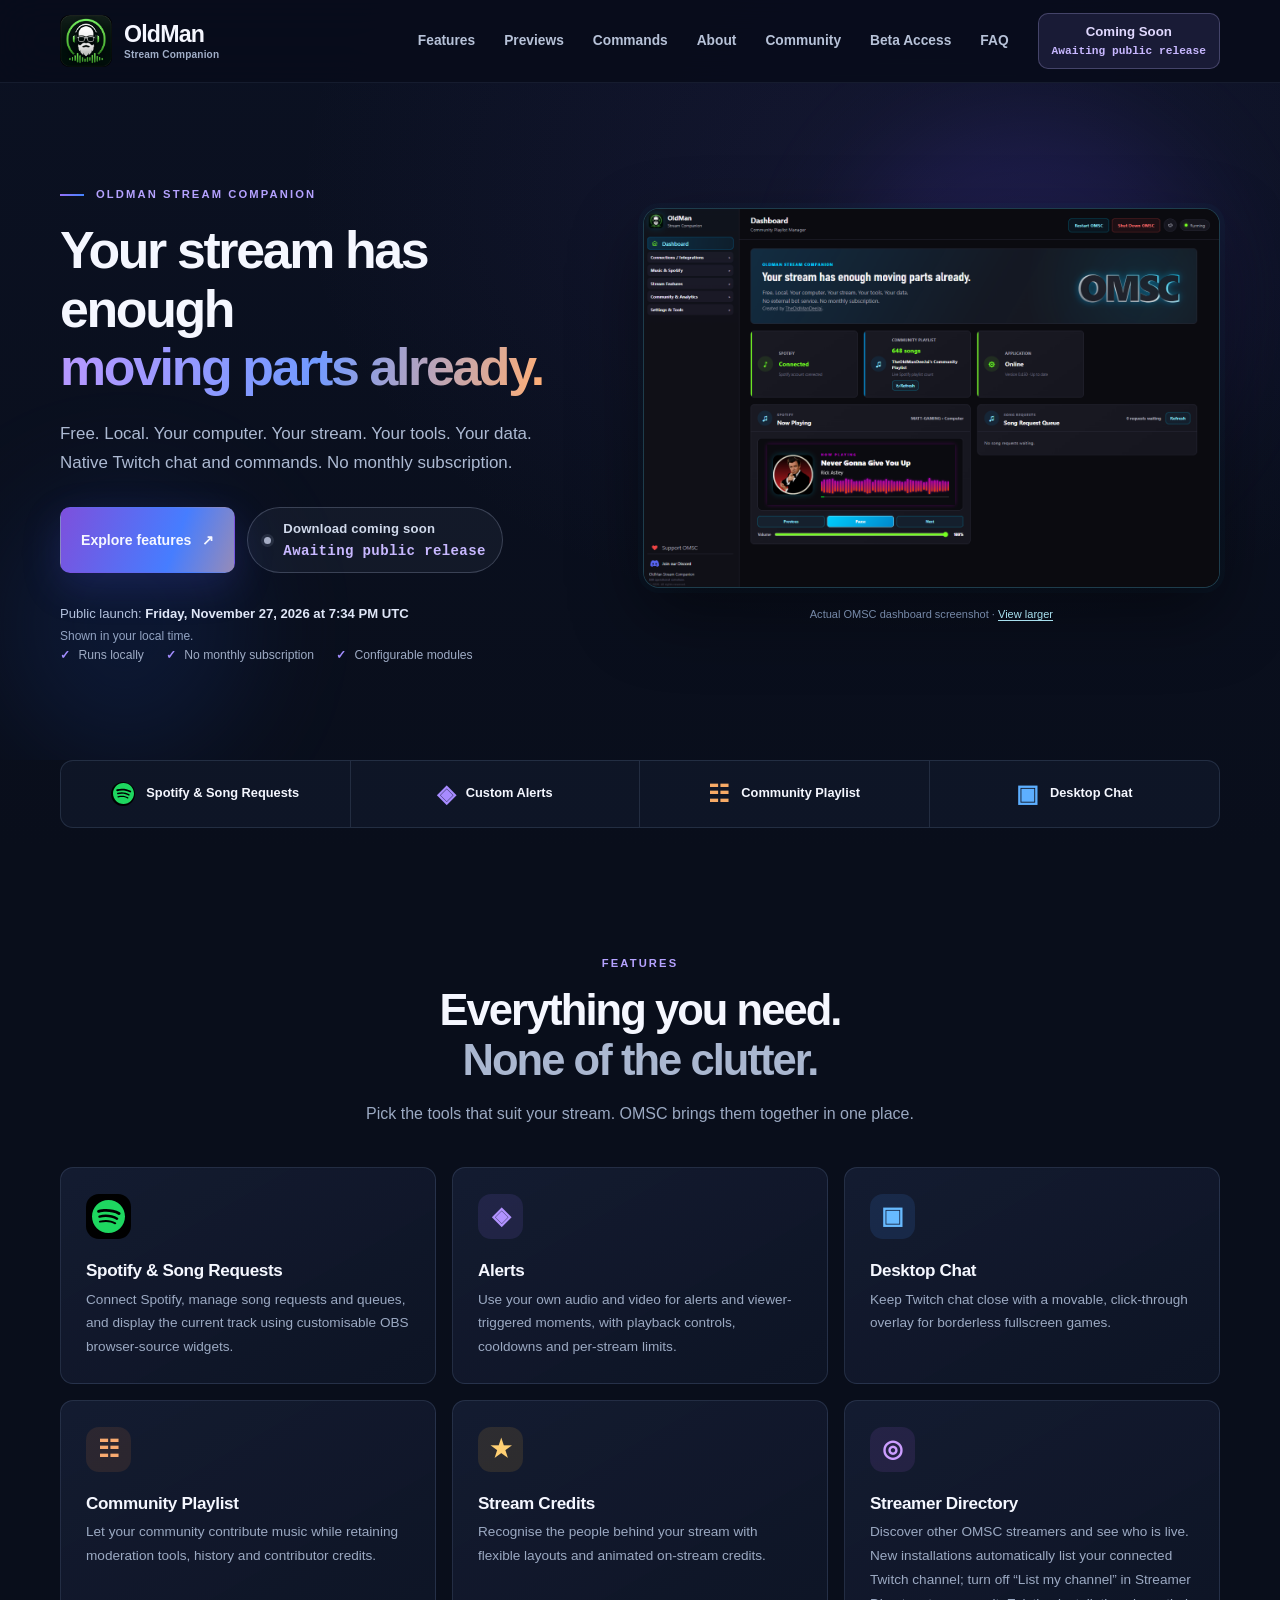
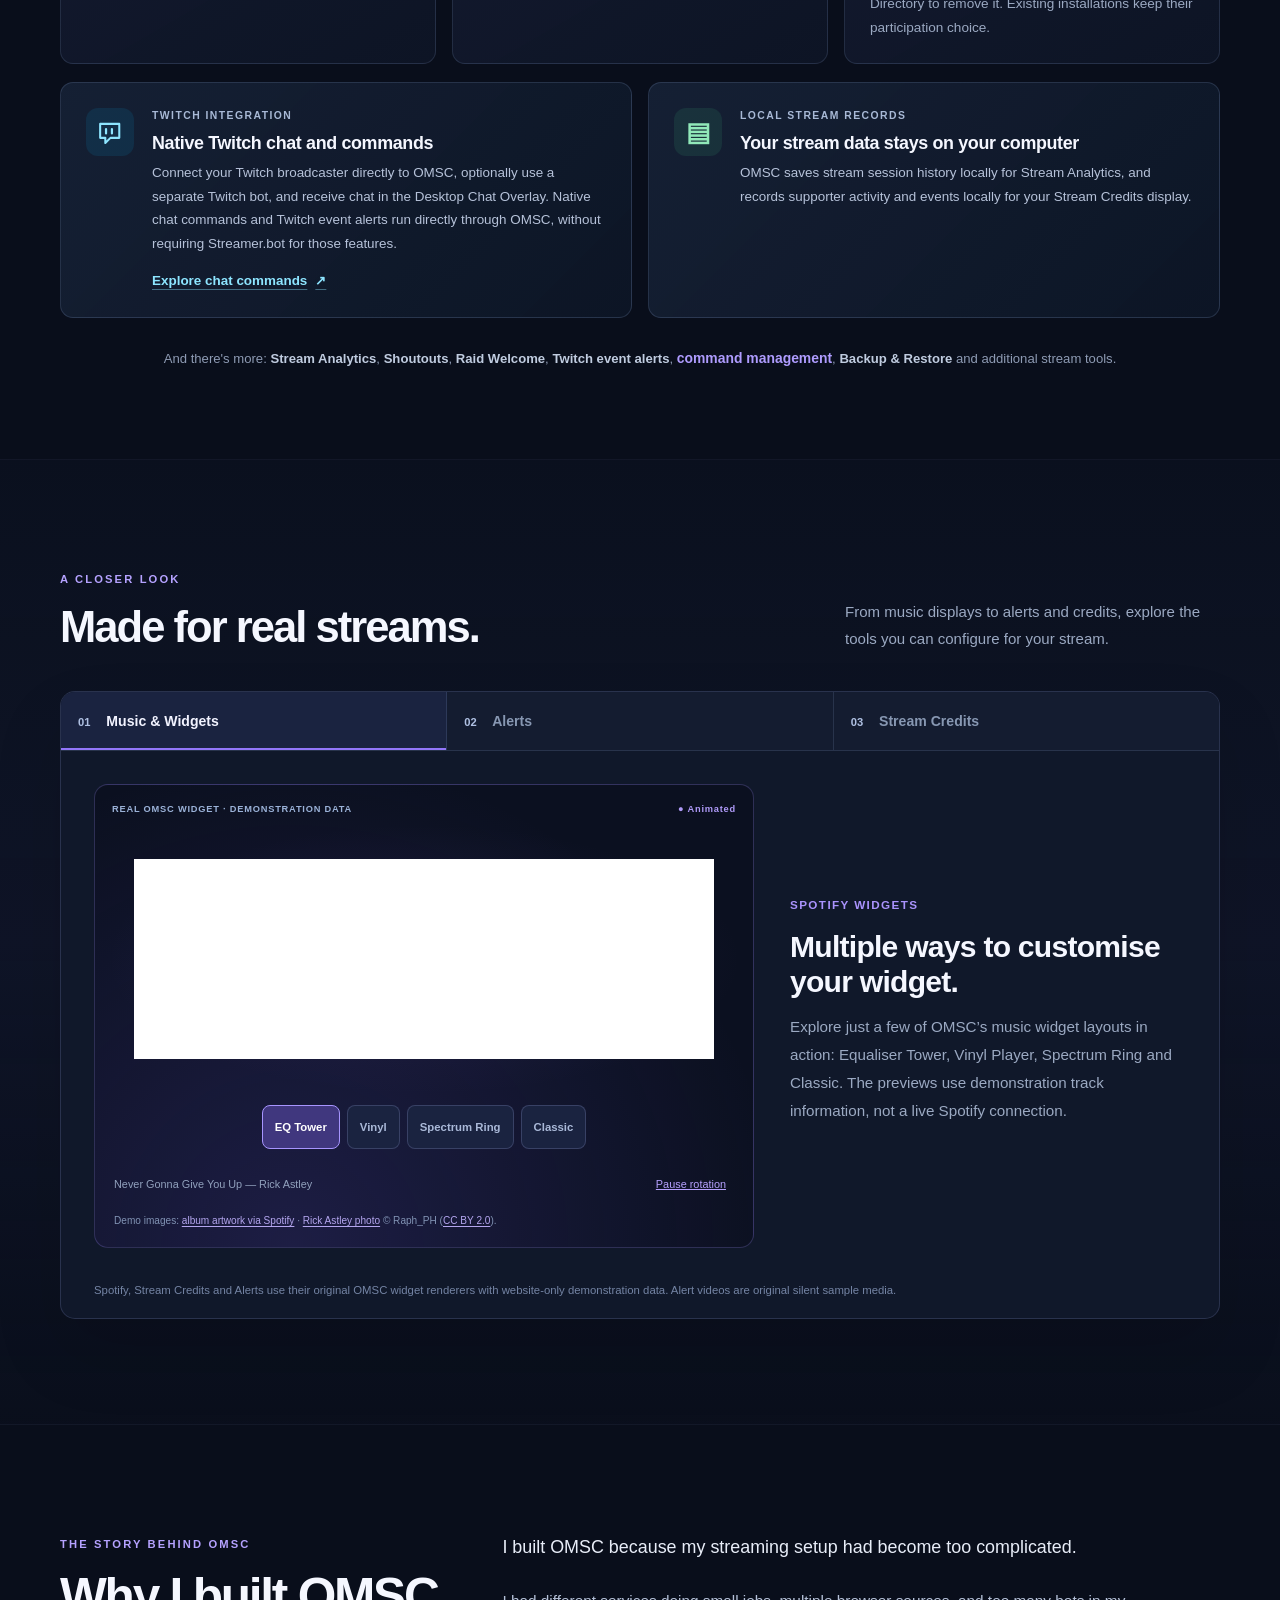
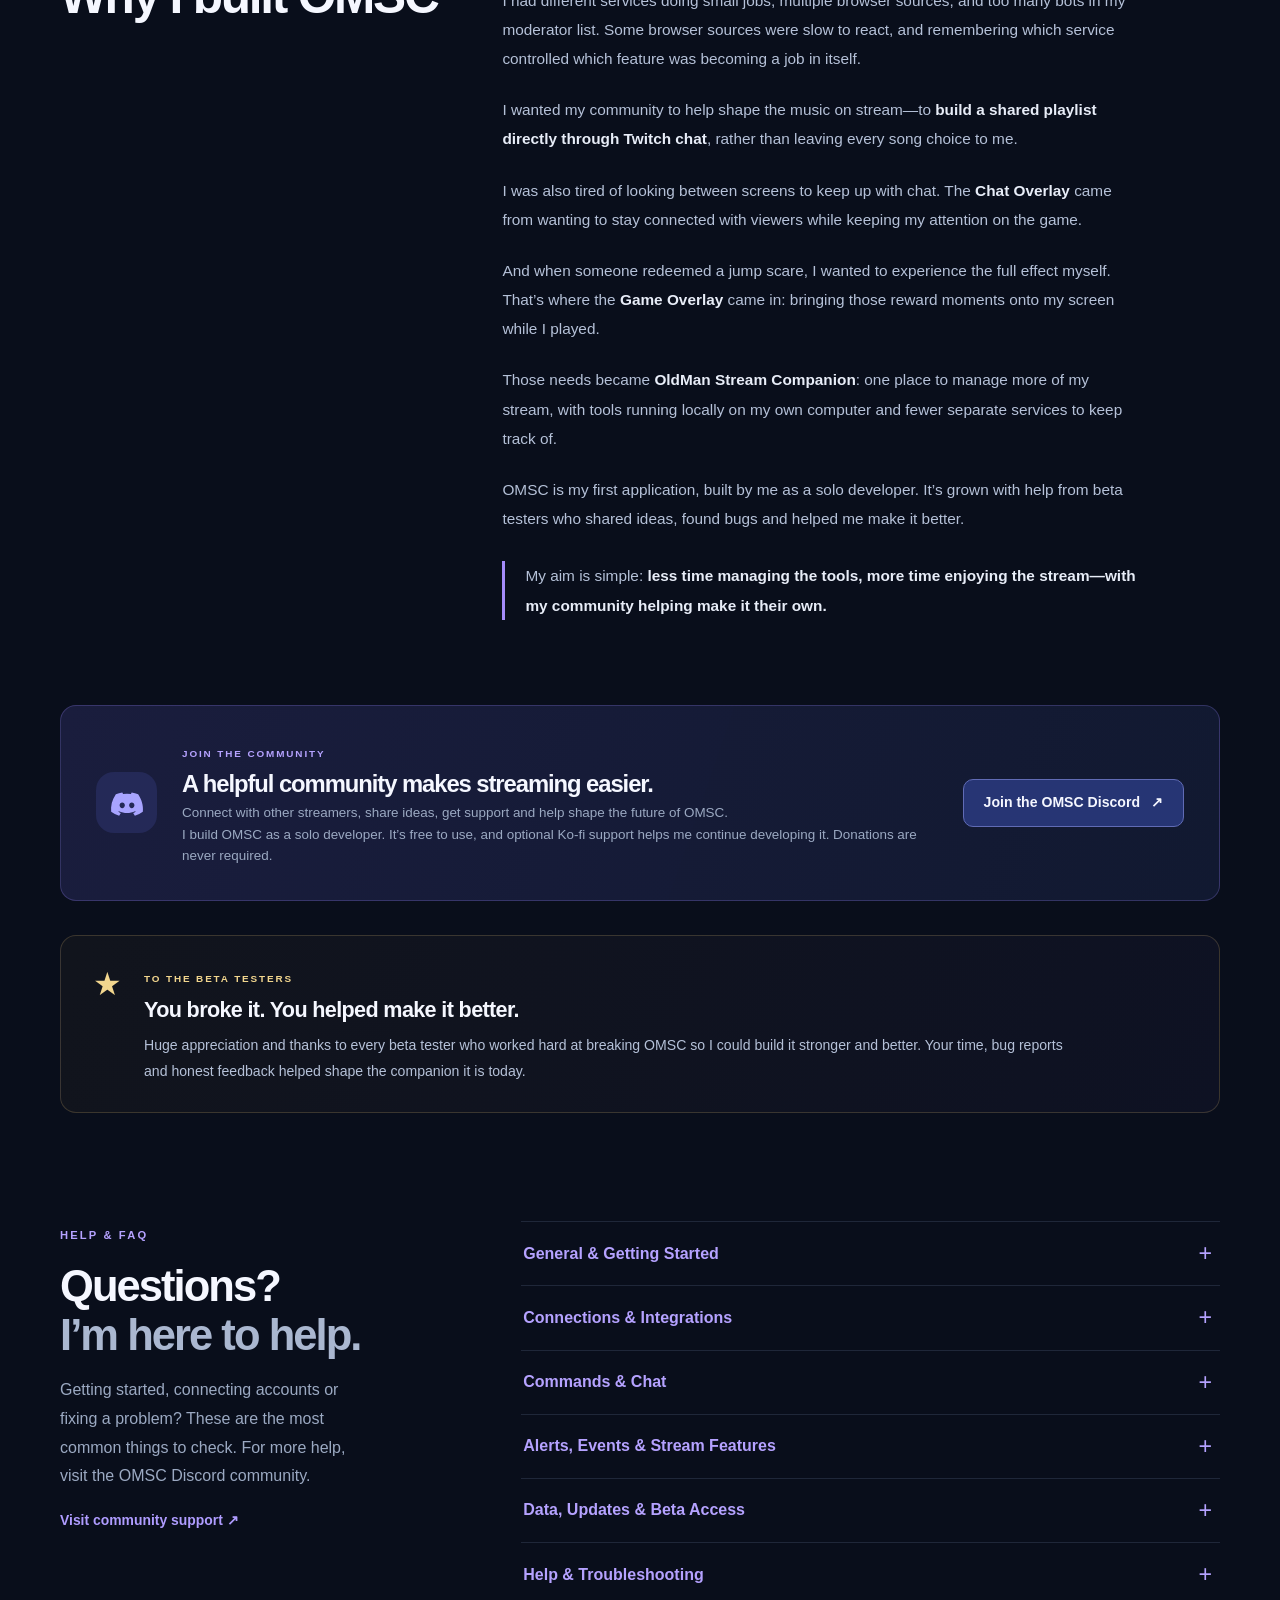
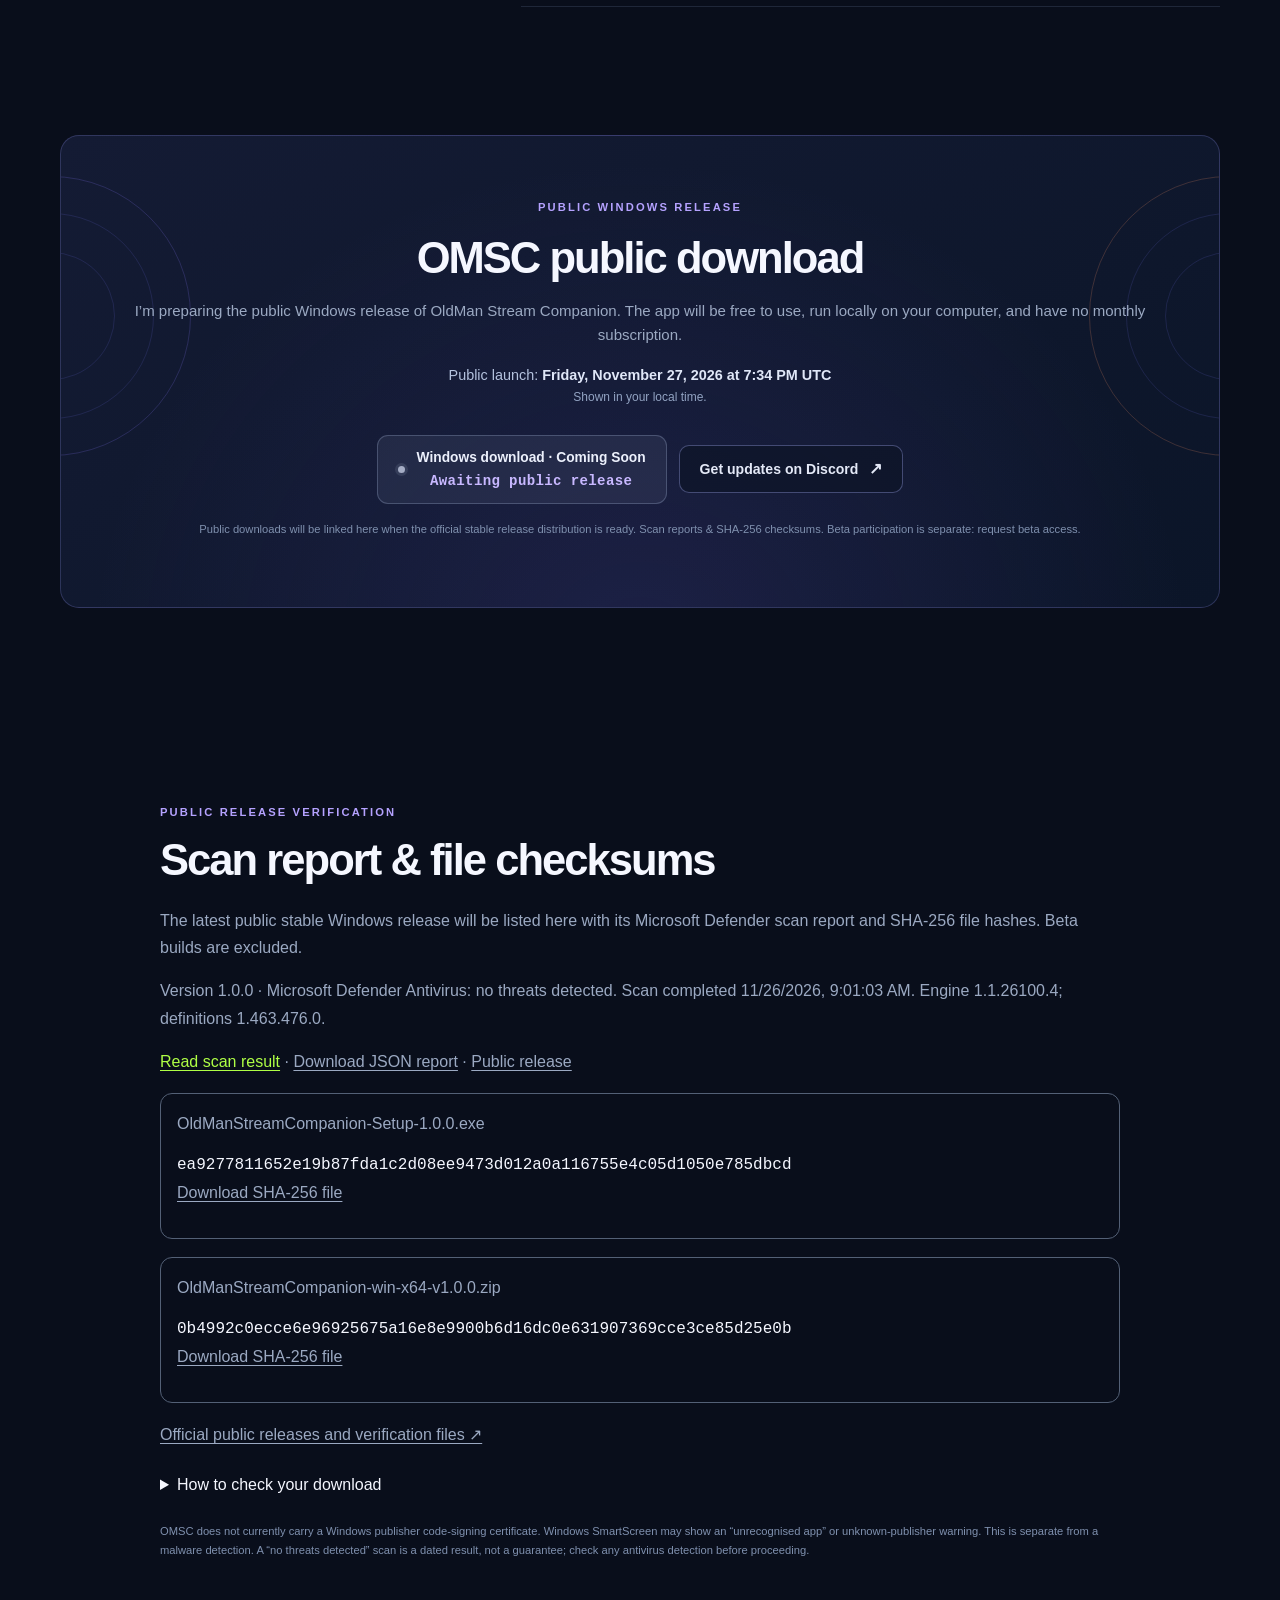
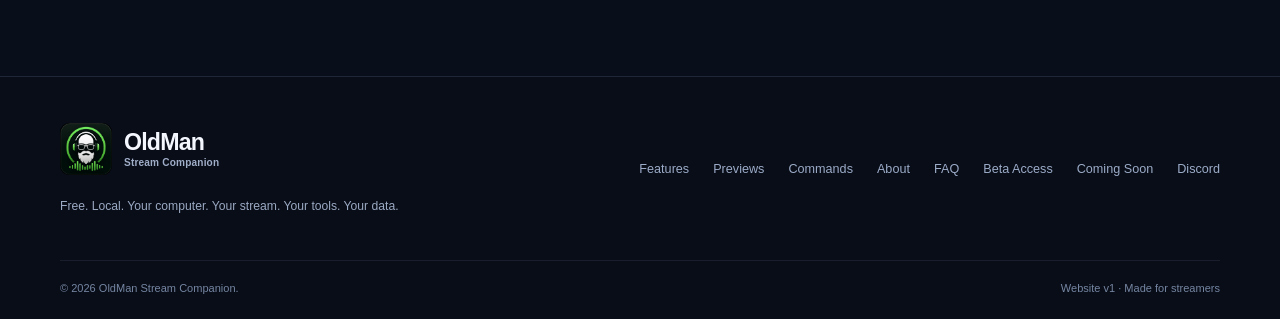
<file: index.html>
<!doctype html>
<html lang="en-AU">
<head>
  <meta charset="utf-8">
  <meta name="viewport" content="width=device-width, initial-scale=1">
  <meta name="theme-color" content="#090e1b">
  <meta name="description" content="Your stream has enough moving parts already. OldMan Stream Companion is free and local. Your computer. Your stream. Your tools. Your data. Native Twitch chat, commands and event alerts. No monthly subscription.">
  <meta property="og:type" content="website">
  <meta property="og:title" content="Your stream has enough moving parts already. | OldMan Stream Companion">
  <meta property="og:description" content="Free. Local. Your computer. Your stream. Your tools. Your data. Native Twitch chat and commands. No monthly subscription.">
  <meta property="og:image" content="https://www.oldmanstreamcompanion.com/assets/social-preview.png">
  <meta property="og:url" content="https://www.oldmanstreamcompanion.com/">
  <link rel="canonical" href="https://www.oldmanstreamcompanion.com/">
  <link rel="icon" href="assets/omsc-favicon.png" type="image/png">
  <link rel="stylesheet" href="styles.css?v=scan-dialog-1">
  <script defer src="main.js?v=release-review-1"></script>
  <script defer src="/public-release-data.js?v=1"></script>
  <script defer src="/release-security.js?v=scan-dialog-2"></script>
  <link rel="stylesheet" href="/launch-countdown.css?v=launch-release-1">
  <script defer src="/launch-countdown.js?v=public-live-1"></script>
  <link rel="stylesheet" href="/launch-release.css?v=3">
  <script defer src="/launch-release.js?v=public-live-1"></script>
  <title>Your stream has enough moving parts already. | OldMan Stream Companion</title>
</head>
<body id="top">
  <a class="skip-link" href="#main">Skip to main content</a>
  <header class="site-header">
    <div class="container nav-shell">
      <a class="brand" href="#top" aria-label="OldMan Stream Companion, home">
        <span class="brand-mark" aria-hidden="true"></span>
        <span class="brand-wordmark"><strong>OldMan</strong><small>Stream Companion</small></span>
      </a>
      <button class="menu-toggle" aria-label="Open navigation menu" aria-controls="site-nav" aria-expanded="false" type="button"><span></span><span></span><span></span></button>
      <nav id="site-nav" class="site-nav" aria-label="Main navigation">
        <a href="#features">Features</a>
        <a href="#preview">Previews</a>
        <a href="/commands/">Commands</a><a href="#about">About</a>
        <a href="#community">Community</a>
        <a href="/beta/">Beta Access</a>
        <a href="#faq">FAQ</a>
        <a class="nav-download" href="#download" data-launch-countdown><span data-public-nav>Coming Soon</span><span class="launch-countdown-value" aria-hidden="true"></span></a>
      </nav>
    </div>
  </header>

  <main id="main">
    <section id="public-launch-banner" class="public-launch-banner" aria-labelledby="public-launch-title" hidden>
      <div class="launch-sparks" aria-hidden="true"><i></i><i></i><i></i><i></i><i></i><i></i><i></i><i></i><i></i><i></i><i></i><i></i><i></i><i></i><i></i><i></i><i></i><i></i><i></i><i></i><i></i><i></i><i></i><i></i><i></i><i></i><i></i><i></i><i></i><i></i><i></i><i></i><i></i><i></i><i></i><i></i><i></i><i></i><i></i><i></i><i></i><i></i><i></i><i></i><i></i><i></i><i></i><i></i><i></i><i></i><i></i><i></i><i></i><i></i><i></i><i></i><i></i><i></i><i></i><i></i><i></i><i></i><i></i><i></i><i></i><i></i><i></i><i></i><i></i><i></i><i></i><i></i><i></i><i></i><i></i><i></i><i></i><i></i><i></i><i></i><i></i><i></i><i></i><i></i><i></i><i></i><i></i><i></i><i></i><i></i><i></i><i></i><i></i><i></i><i></i><i></i></div>
      <div class="container launch-celebration">
        <div class="launch-stamp" aria-hidden="true"><span>OMSC</span><strong>1.0</strong><span>LET’S GO LIVE</span></div>
        <div class="launch-announcement"><p class="launch-release-pill">THE WAIT IS OVER <span aria-hidden="true">✦</span> <span data-public-version>VERSION 1.0.0</span></p>
          <h2 id="public-launch-title">OMSC IS <span>OUT NOW.</span></h2>
          <p>Your next great stream starts here. Free Windows tools.<br>Made for your stream. Running on your computer.</p>
        </div>
        <div class="launch-banner-actions"><a class="btn launch-get-button" data-public-installer href="https://github.com/DeeJai1/OldMan-Stream-Companion-Public/releases">Get OMSC for free</a><span>WINDOWS 10 / 11 · NO MONTHLY SUBSCRIPTION</span><a class="launch-verification-link" href="#release-security">Scan report &amp; file checksums</a><button class="confetti-toggle" id="confetti-toggle" type="button" aria-pressed="false">Pause confetti</button></div>
      </div>
    </section>
    <p id="public-launch-status" class="sr-only" role="status" aria-live="polite"></p>

    <section class="hero section-spacing" aria-labelledby="hero-title">
      <div class="hero-ambient hero-ambient-one" aria-hidden="true"></div><div class="hero-ambient hero-ambient-two" aria-hidden="true"></div>
      <div class="container hero-grid">
        <div class="hero-copy">
          <div class="eyebrow"><span class="eyebrow-line"></span> OLDMAN STREAM COMPANION</div>
          <h1 id="hero-title">Your stream has enough<br><span class="gradient-text">moving parts already.</span></h1>
          <p class="hero-lede">Free. Local. Your computer. Your stream. Your tools. Your data.<br>Native Twitch chat and commands. No monthly subscription.</p>
          <div class="hero-actions">
            <a class="btn btn-primary" href="#features">Explore features <span aria-hidden="true">↗</span></a>
            <span data-launch-pending class="launch-coming-soon" role="status" data-launch-countdown><span class="launch-coming-soon-dot" aria-hidden="true"></span><span class="launch-countdown-copy"><span>Download coming soon</span><span class="launch-countdown-value" aria-hidden="true"></span></span></span>
            <a class="btn btn-primary" data-public-installer data-launch-live hidden href="https://github.com/DeeJai1/OldMan-Stream-Companion-Public/releases">Download OMSC for Windows</a>
          </div>
          <p class="launch-local-release">Public launch: <time data-launch-local datetime="2026-11-27T19:34:09Z">Saturday 28 November 2026, 6:04 am Adelaide (ACDT)</time><span class="launch-local-hint" data-launch-local-hint hidden>Shown in your local time.</span></p>
          <div class="hero-points" aria-label="Key information"><span><span class="point-icon">✓</span> Runs locally</span><span><span class="point-icon">✓</span> No monthly subscription</span><span><span class="point-icon">✓</span> Configurable modules</span></div>
        </div>
        <div class="hero-display">
          <a class="dashboard-preview-link" href="assets/Dashboard.png?v=fc0d09ae" target="_blank" rel="noopener noreferrer" aria-label="Open a larger screenshot of the actual OMSC dashboard">
            <img class="dashboard-preview-image" style="aspect-ratio:auto;object-fit:contain" src="assets/Dashboard.png?v=fc0d09ae" width="1904" height="904" alt="Actual OldMan Stream Companion dashboard showing the navigation sidebar, Spotify connection and playlist information, Now Playing and song request queue." loading="eager" decoding="async">
          </a>
          <p class="window-caption">Actual OMSC dashboard screenshot · <a href="assets/Dashboard.png?v=fc0d09ae" target="_blank" rel="noopener noreferrer">View larger</a></p>
        </div>
      </div>
    </section>

    <section class="benefits" aria-label="Core OMSC features"><div class="container benefits-inner"><div><span class="benefit-icon spotify-green"><img class="omsc-brand-icon" src="assets/spotify-symbol.svg" alt="" width="21" height="21"></span><strong>Spotify &amp; Song Requests</strong></div><div><span class="benefit-icon lavender">◈</span><strong>Custom Alerts</strong></div><div><span class="benefit-icon warm">☷</span><strong>Community Playlist</strong></div><div><span class="benefit-icon sky">▣</span><strong>Desktop Chat</strong></div></div></section>

    <section id="features" class="features section-spacing"><div class="container"><div class="section-heading centered"><span class="eyebrow">FEATURES</span><h2>Everything you need.<br><span class="muted-heading">None of the clutter.</span></h2><p>Pick the tools that suit your stream. OMSC brings them together in one place.</p></div>
      <div class="feature-grid">
        <article class="feature-card"><div class="feature-symbol symbol-spotify"><img class="omsc-brand-icon" src="assets/spotify-symbol.svg" alt="" width="33" height="33"></div><h3>Spotify &amp; Song Requests</h3><p>Connect Spotify, manage song requests and queues, and display the current track using customisable OBS browser-source widgets.</p></article>
        <article class="feature-card"><div class="feature-symbol symbol-alert">◈</div><h3>Alerts</h3><p>Use your own audio and video for alerts and viewer-triggered moments, with playback controls, cooldowns and per-stream limits.</p></article>
        <article class="feature-card"><div class="feature-symbol symbol-chat">▣</div><h3>Desktop Chat</h3><p>Keep Twitch chat close with a movable, click-through overlay for borderless fullscreen games.</p></article>
        <article class="feature-card"><div class="feature-symbol symbol-playlist">☷</div><h3>Community Playlist</h3><p>Let your community contribute music while retaining moderation tools, history and contributor credits.</p></article>
        <article class="feature-card"><div class="feature-symbol symbol-credits">★</div><h3>Stream Credits</h3><p>Recognise the people behind your stream with flexible layouts and animated on-stream credits.</p></article>
        <article class="feature-card"><div class="feature-symbol symbol-directory">◎</div><h3>Streamer Directory</h3><p>Discover other OMSC streamers and see who is live. New installations automatically list your connected Twitch channel; turn off “List my channel” in Streamer Directory to remove it. Existing installations keep their participation choice.</p></article>
      </div>
      <div class="omsc-capability-highlights" aria-label="Native Twitch chat and local stream data">
        <article class="omsc-capability-card">
          <span class="omsc-capability-symbol twitch-symbol" aria-hidden="true"><svg width="39" height="39" viewBox="0 0 40 40" fill="none" focusable="false"><path d="M7 8H33V27H21L14 34V27H7V8Z" stroke="currentColor" stroke-width="2.8" stroke-linejoin="round"/><path d="M15 15V21M23 15V21" stroke="currentColor" stroke-width="3" stroke-linecap="round"/></svg></span>
          <div class="omsc-capability-copy">
            <span class="omsc-capability-kicker">TWITCH INTEGRATION</span>
            <h3>Native Twitch chat and commands</h3>
            <p>Connect your Twitch broadcaster directly to OMSC, optionally use a separate Twitch bot, and receive chat in the Desktop Chat Overlay. Native chat commands and Twitch event alerts run directly through OMSC, without requiring Streamer.bot for those features.</p>
            <a class="omsc-capability-link" href="/commands/">Explore chat commands <span aria-hidden="true">↗</span></a>
          </div>
        </article>
        <article class="omsc-capability-card">
          <span class="omsc-capability-symbol data-symbol" aria-hidden="true">▤</span>
          <div class="omsc-capability-copy">
            <span class="omsc-capability-kicker">LOCAL STREAM RECORDS</span>
            <h3>Your stream data stays on your computer</h3>
            <p>OMSC saves stream session history locally for Stream Analytics, and records supporter activity and events locally for your Stream Credits display.</p>
          </div>
        </article>
      </div>
      <p class="feature-extra">And there's more: <strong>Stream Analytics</strong>, <strong>Shoutouts</strong>, <strong>Raid Welcome</strong>, <strong>Twitch event alerts</strong>, <a class="text-link" href="/commands/">command management</a>, <strong>Backup &amp; Restore</strong> and additional stream tools.</p>
    </div></section>

    <section id="preview" class="preview-section section-spacing"><div class="container"><div class="section-heading split-heading"><div><span class="eyebrow">A CLOSER LOOK</span><h2>Made for real streams.</h2></div><p>From music displays to alerts and credits, explore the tools you can configure for your stream.</p></div>
    <div class="preview-shell"><div class="preview-tabs" role="tablist" aria-label="OMSC feature previews"><button class="preview-tab active" id="tab-music" role="tab" aria-selected="true" aria-controls="panel-music" tabindex="0" data-panel="music" type="button"><span>01</span> Music &amp; Widgets</button><button class="preview-tab" id="tab-alerts" role="tab" aria-selected="false" aria-controls="panel-alerts" tabindex="-1" data-panel="alerts" type="button"><span>02</span> Alerts</button><button class="preview-tab" id="tab-credits" role="tab" aria-selected="false" aria-controls="panel-credits" tabindex="-1" data-panel="credits" type="button"><span>03</span> Stream Credits</button></div>
      <div class="preview-stage">
        <section class="preview-panel active" id="panel-music" role="tabpanel" aria-labelledby="tab-music">
          <div class="omsc-demo-wrap">
            <div class="demo-label"><span>REAL OMSC WIDGET · DEMONSTRATION DATA</span><span aria-hidden="true">● Animated</span></div>
            <div class="live-widget-viewport"><iframe id="music-demo-iframe" title="Actual OldMan Stream Companion Now Playing widget preview" loading="lazy" referrerpolicy="no-referrer" tabindex="-1" data-demo-type="music"></iframe></div>
            <div class="widget-choices" role="group" aria-label="Choose Spotify widget layout">
              <button type="button" class="widget-choice active" data-widget-layout="EqualiserTower" aria-pressed="true">EQ Tower</button>
              <button type="button" class="widget-choice" data-widget-layout="VinylPlayer" aria-pressed="false">Vinyl</button>
              <button type="button" class="widget-choice" data-widget-layout="SpectrumRing" aria-pressed="false">Spectrum Ring</button>
              <button type="button" class="widget-choice" data-widget-layout="Classic" aria-pressed="false">Classic</button>
            </div>
            <div class="demo-controls"><span>Never Gonna Give You Up — Rick Astley</span><button type="button" id="demo-rotate-button" aria-pressed="true">Pause rotation</button></div>
            <div class="demo-artwork-credit">Demo images: <a href="https://open.spotify.com/track/4uLU6hMCjMI75M1A2tKUQC" target="_blank" rel="noopener noreferrer">album artwork via Spotify</a> · <a href="https://commons.wikimedia.org/wiki/File:Rick_Astley_2023.jpg" target="_blank" rel="noopener noreferrer">Rick Astley photo</a> © Raph_PH (<a href="https://creativecommons.org/licenses/by/2.0/" target="_blank" rel="noopener noreferrer">CC BY 2.0</a>).</div>
          </div>
          <div class="preview-description"><span class="preview-type">Spotify Widgets</span><h3>Multiple ways to customise your widget.</h3><p>Explore just a few of OMSC’s music widget layouts in action: Equaliser Tower, Vinyl Player, Spectrum Ring and Classic. The previews use demonstration track information, not a live Spotify connection.</p></div>
        </section>
        <section class="preview-panel" id="panel-alerts" role="tabpanel" aria-labelledby="tab-alerts" hidden>
          <div class="omsc-demo-wrap alerts-demo-wrap">
            <div class="demo-label"><span>OMSC ALERTS · LOCALLY HOSTED SAMPLE MEDIA</span><span aria-hidden="true">● Audio only on request</span></div>
            <div class="live-widget-viewport alerts-widget-viewport">
              <iframe id="alerts-demo-iframe" title="Original OMSC Alerts renderer demonstrating a silent custom video" loading="lazy" referrerpolicy="no-referrer" tabindex="-1" data-demo-type="alerts"></iframe>
              <div class="alerts-audio-stage" id="alerts-audio-stage" hidden>
                <div class="alerts-sound-card">
                  <div class="alerts-sound-icon" aria-hidden="true">♫</div>
                  <strong>Custom Audio Alert</strong>
                  <p>Locally hosted sound file · no video required</p>
                  <button type="button" class="alerts-sound-play" id="alerts-play-audio">Play sample sound</button>
                  <span class="alerts-audio-status" id="alerts-audio-status" role="status" aria-live="polite">Sound plays only when you press the button.</span>
                </div>
              </div>
            </div>
            <audio id="alerts-demo-audio" src="/assets/alerts/demo-chime.wav" preload="none"></audio>
            <div class="widget-choices alerts-widget-choices" role="group" aria-label="Choose alert demonstration">
              <button type="button" class="widget-choice active" data-alert-sample="video" aria-pressed="true">Custom Video</button>
              <button type="button" class="widget-choice" data-alert-sample="audio" aria-pressed="false">Custom Audio</button>
            </div>
            <div class="demo-controls"><span id="alerts-demo-label">Custom Video · Silent sample alert</span><button type="button" id="alerts-replay-video">Replay video</button></div>
          </div>
          <div class="preview-description"><span class="preview-type">Custom Audio &amp; Video Alerts</span><h3>Your files. Your sounds. Your stream.</h3><p>Use your own audio and video files or search and download video clips directly from the Creati online library. OMSC stores your media locally, giving you complete control over your custom stream alerts. Create Twitch Channel Point redeems so viewers can trigger your alerts, and customise playback, appearance and presentation, including optional chroma keying. Try the sample sound or watch a real video alert in action.</p></div>
        </section>
        <section class="preview-panel" id="panel-credits" role="tabpanel" aria-labelledby="tab-credits" hidden>
          <div class="omsc-demo-wrap credits-demo-wrap">
            <div class="demo-label"><span>REAL OMSC STREAM CREDITS · DEMONSTRATION DATA</span><span aria-hidden="true">● Animated</span></div>
            <div class="live-widget-viewport credits-widget-viewport"><iframe id="credits-demo-iframe" title="Actual OMSC Stream Credits layout preview" loading="lazy" referrerpolicy="no-referrer" tabindex="-1" data-demo-type="credits"></iframe></div>
            <div class="widget-choices credits-widget-choices" role="group" aria-label="Choose Stream Credits layout">
              <button type="button" class="widget-choice active" data-credits-layout="PerspectiveCrawl" aria-pressed="true">Perspective Crawl</button>
              <button type="button" class="widget-choice" data-credits-layout="Spotlight" aria-pressed="false">Spotlight</button>
              <button type="button" class="widget-choice" data-credits-layout="RetroArcade" aria-pressed="false">Retro Arcade</button>
              <button type="button" class="widget-choice" data-credits-layout="Terminal" aria-pressed="false">Terminal</button>
              <button type="button" class="widget-choice" data-credits-layout="ClassicRoll" aria-pressed="false">Classic Roll</button>
            </div>
            <div class="demo-controls"><span id="credits-demo-label">Perspective Crawl · Sample supporters</span><button type="button" id="credits-rotate-button" aria-pressed="true" aria-label="Pause Stream Credits rotation">Pause rotation</button></div>
          </div>
          <div class="preview-description"><span class="preview-type">Stream Credits</span><h3>Five ways to thank your community.</h3><p>Watch OMSC's actual Perspective Crawl, Spotlight, Retro Arcade, Terminal and Classic Roll layouts. In your installed app, Stream Credits uses locally recorded stream activity and supporters. This website preview uses sample names.</p></div>
        </section>
      </div>
      <p class="preview-note">Spotify, Stream Credits and Alerts use their original OMSC widget renderers with website-only demonstration data. Alert videos are original silent sample media.</p>
    </div></div></section>

    <section id="about" class="about-section section-spacing" aria-labelledby="about-title">
      <div class="container about-grid">
        <div class="about-heading"><span class="eyebrow">THE STORY BEHIND OMSC</span><h2 id="about-title">Why I built OMSC</h2></div>
        <div class="about-story">
          <p class="about-intro">I built OMSC because my streaming setup had become too complicated.</p>
          <p>I had different services doing small jobs, multiple browser sources, and too many bots in my moderator list. Some browser sources were slow to react, and remembering which service controlled which feature was becoming a job in itself.</p>
          <p>I wanted my community to help shape the music on stream—to <strong>build a shared playlist directly through Twitch chat</strong>, rather than leaving every song choice to me.</p>
          <p>I was also tired of looking between screens to keep up with chat. The <strong>Chat Overlay</strong> came from wanting to stay connected with viewers while keeping my attention on the game.</p>
          <p>And when someone redeemed a jump scare, I wanted to experience the full effect myself. That’s where the <strong>Game Overlay</strong> came in: bringing those reward moments onto my screen while I played.</p>
          <p>Those needs became <strong>OldMan Stream Companion</strong>: one place to manage more of my stream, with tools running locally on my own computer and fewer separate services to keep track of.</p>
          <p>OMSC is my first application, built by me as a solo developer. It’s grown with help from beta testers who shared ideas, found bugs and helped me make it better.</p>
          <p class="about-aim">My aim is simple: <strong>less time managing the tools, more time enjoying the stream—with my community helping make it their own.</strong></p>
        </div>
      </div>
    </section>

    <section id="community" class="community-section"><div class="container community-panel"><div class="community-icon" aria-hidden="true"><svg viewBox="0 0 32 32" fill="currentColor"><path d="M26.5 7.8A24.8 24.8 0 0 0 20.4 6l-.7 1.5a22.3 22.3 0 0 0-7.4 0L11.6 6a24.8 24.8 0 0 0-6.1 1.8C1.7 13.4.6 18.9 1.1 24.3a24.8 24.8 0 0 0 7.5 3.8l1.6-2.6a15.9 15.9 0 0 1-2.4-1.2l.6-.5c4.8 2.3 10.5 2.3 15.2 0l.6.5a15.9 15.9 0 0 1-2.4 1.2l1.6 2.6a24.8 24.8 0 0 0 7.5-3.8c.7-6.2-1.3-11.7-4.4-16.5ZM11.5 20.9c-1.4 0-2.5-1.2-2.5-2.7 0-1.4 1.1-2.6 2.5-2.6s2.5 1.2 2.5 2.6c0 1.5-1.1 2.7-2.5 2.7Zm9 0c-1.4 0-2.5-1.2-2.5-2.7 0-1.4 1.1-2.6 2.5-2.6s2.5 1.2 2.5 2.6c0 1.5-1.1 2.7-2.5 2.7Z"/></svg></div><div class="community-copy"><span class="eyebrow">JOIN THE COMMUNITY</span><h2>A helpful community makes streaming easier.</h2><p>Connect with other streamers, share ideas, get support and help shape the future of OMSC.</p><p>I build OMSC as a solo developer. It’s free to use, and optional <a href="https://ko-fi.com/oldmansc" target="_blank" rel="noopener noreferrer">Ko-fi support</a> helps me continue developing it. Donations are never required.</p></div><a class="btn btn-community" href="https://discord.gg/SG4fTGx7cP" target="_blank" rel="noopener noreferrer">Join the OMSC Discord <span aria-hidden="true">↗</span></a></div></section>

    <section class="beta-thanks" aria-labelledby="beta-thanks-title"><div class="container beta-thanks-panel"><span class="beta-thanks-star" aria-hidden="true">★</span><div><span class="eyebrow">TO THE BETA TESTERS</span><h2 id="beta-thanks-title">You broke it. You helped make it better.</h2><p>Huge appreciation and thanks to every beta tester who worked hard at breaking OMSC so I could build it stronger and better. Your time, bug reports and honest feedback helped shape the companion it is today.</p></div></div></section>

    <section id="faq" class="faq-section section-spacing"><div class="container faq-grid"><div><span class="eyebrow">HELP &amp; FAQ</span><h2>Questions?<br><span class="muted-heading">I’m here to help.</span></h2><p>Getting started, connecting accounts or fixing a problem? These are the most common things to check. For more help, visit the OMSC Discord community.</p><a class="text-link" href="https://discord.gg/SG4fTGx7cP" target="_blank" rel="noopener noreferrer">Visit community support <span aria-hidden="true">↗</span></a></div><div class="faq-list">
      <details class="faq-group" name="faq-categories">
        <summary class="faq-category-summary"><span>General & Getting Started</span></summary>
        <div class="faq-category-questions">
        <details><summary>What is OldMan Stream Companion?</summary><p>OMSC is a Windows desktop companion for Twitch streamers. It brings together chat commands, OBS integration, Spotify and song requests, custom alerts, shoutouts, raid welcomes, stream credits, analytics and other tools in one application.</p></details>
        <details><summary>Is OMSC free? Where can I download it?</summary><p>OMSC is free to use, without a monthly subscription. <span data-public-faq>The official public download section on this website will provide the stable Windows installer when public distribution is enabled.</span> Do not download installers from unofficial links. Beta participation is handled separately through <a href="/beta/">Beta Access</a>.</p></details>
        <details><summary>Does OMSC require Streamer.bot?</summary><p>No. OMSC uses native Twitch connections for its own chat commands and event handling. Streamer.bot is not required for these features. If you previously used Streamer.bot to run the same OMSC commands, disable those duplicate actions to avoid double responses. You can continue using Streamer.bot for unrelated automations.</p></details>
        </div>
      </details>
      <details class="faq-group" name="faq-categories">
        <summary class="faq-category-summary"><span>Connections & Integrations</span></summary>
        <div class="faq-category-questions">
        <details><summary>How do I connect my Twitch broadcaster and bot accounts?</summary><p>Open the Connections area in OMSC and authorise your broadcaster Twitch account. If you want OMSC chat messages to come from a different username, connect a separate Twitch bot account as well. These are distinct accounts and each needs its own authorisation. Check their connection status before testing commands.</p></details>
        <details><summary>How do I connect OBS?</summary><p>In OBS Studio, enable its WebSocket server and note the server port and password. Enter the matching connection details in OMSC's OBS connection settings, then test the connection with OBS running. For on-stream widgets, add the browser-source URL supplied by OMSC to the appropriate OBS scene.</p></details>
        <details><summary>How do I connect Discord?</summary><p>For Stream Analytics summaries, create an incoming webhook in your Discord server’s channel integrations, then paste its URL into OMSC’s Stream Analytics Discord settings. You need permission to manage webhooks. Keep the webhook URL private; this is separate from connecting Twitch or joining the OMSC support server.</p></details>
        <details><summary>How do Spotify and song requests work?</summary><p>Create or open your app in the <a href="https://developer.spotify.com/dashboard" target="_blank" rel="noopener noreferrer">Spotify Developer Dashboard</a>. In its settings, add <code>http://127.0.0.1:5171/api/spotify/callback</code> as the redirect URI, select <strong>Web API</strong> and save. Copy the <strong>Client ID</strong> from the app’s settings into OMSC; no Client Secret is needed. Follow Connections → Spotify → Setup guide in OMSC. Spotify requires Premium for Development Mode apps and playback controls. Viewers can request tracks through configured chat commands or Channel Point redeems.</p></details>
        </div>
      </details>
      <details class="faq-group" name="faq-categories">
        <summary class="faq-category-summary"><span>Commands & Chat</span></summary>
        <div class="faq-category-questions">
        <details><summary>How do Twitch commands work?</summary><p>OMSC handles supported commands natively. Streamers can configure the global prefix, rename or disable commands, and control whether commands are available to everyone or moderators. Some commands can run without the global prefix. The <a href="/commands/">command reference</a> shows examples; actual triggers depend on each streamer's configuration.</p></details>
        <details><summary>Why isn't a chat command responding?</summary><p>Check that the Twitch broadcaster connection is active, the command and its related feature are enabled, the correct prefix or renamed trigger is being used, and the viewer has the required permissions. If using a separate bot account, confirm it is connected. Also check cooldowns and avoid running duplicate commands through Streamer.bot.</p></details>
        <details><summary>Does Desktop Chat work in fullscreen games?</summary><p>Desktop Chat supports windowed and borderless fullscreen games. Exclusive fullscreen is not supported by the overlay; change the game's display mode to Borderless Fullscreen if you need chat on top of the game.</p></details>
        </div>
      </details>
      <details class="faq-group" name="faq-categories">
        <summary class="faq-category-summary"><span>Alerts, Events & Stream Features</span></summary>
        <div class="faq-category-questions">
        <details><summary>How do I set up custom alerts, shoutouts and raid welcomes?</summary><p>Use the relevant editor in OMSC to enable the feature, choose its audio or video media and configure how it appears. For visual elements, adjust placement and sizing in the preview, then use the browser-source URL provided by OMSC in OBS. Test the result before going live. Available controls vary by feature.</p></details>
        <details><summary>Can I customise Twitch follow, sub, gift and Bits events?</summary><p>OMSC provides native Twitch event handling and configurable visual and audio layers for supported event types. Use the Events editor to enable the events you want and customise their appearance, timing and sound. The available events depend on your Twitch account and the event permissions granted.</p></details>
        </div>
      </details>
      <details class="faq-group" name="faq-categories">
        <summary class="faq-category-summary"><span>Data, Updates & Beta Access</span></summary>
        <div class="faq-category-questions">
        <details><summary>Where is my stream data stored? Can I back it up?</summary><p>OMSC keeps application settings and stream records locally on your Windows computer. Optional usage statistics are on by default and can be switched off under Settings &amp; Tools → Help → Privacy &amp; Usage Statistics. Reports include app versions, saved module/style choices and pseudonymous identifiers for counting reporting accounts; they exclude chat messages, credentials and custom media. Public Streamer Directory listing is a separate setting: new installations list your connected Twitch channel by default, and you can remove it using “List my channel.” Use Backup &amp; Restore before major changes and keep a separate copy of important backups.</p></details>
        <details><summary>Can I roll back through the updater?</summary><p>No. The updater is intended for forward updates, not automatic downgrades. If an update causes a problem, check for a newer fix and contact OMSC support before attempting a manual reinstall. Preserve your settings backup.</p></details>
        <details><summary>How do I request beta access?</summary><p>In OMSC, open <strong>Help → Beta Access → Request Beta Participation</strong>. Submit your request with your connected Twitch identity and Discord username. Applications are reviewed; a request does not guarantee approval. See the <a href="/beta/">Beta Access page</a> for details.</p></details>
        </div>
      </details>
      <details class="faq-group" name="faq-categories">
        <summary class="faq-category-summary"><span>Help & Troubleshooting</span></summary>
        <div class="faq-category-questions">
        <details><summary>Where can I get help, report bugs or suggest features?</summary><p>Join the <a href="https://discord.gg/SG4fTGx7cP" target="_blank" rel="noopener noreferrer">OMSC Discord community</a>. Include the OMSC version, what you were trying to do and any relevant error message or steps to reproduce the problem. Never share access tokens, passwords or other private credentials.</p></details>
        </div>
      </details>
    </div></div></section>

    <section id="download" class="download-section"><div class="container download-shell"><div class="download-decoration download-decoration-left" aria-hidden="true"></div><div class="download-decoration download-decoration-right" aria-hidden="true"></div><div class="download-content"><span class="eyebrow">PUBLIC WINDOWS RELEASE</span><h2 data-public-download-title>OMSC public download</h2><p data-public-download-copy>I’m preparing the public Windows release of OldMan Stream Companion. The app will be free to use, run locally on your computer, and have no monthly subscription.</p><p class="launch-local-release">Public launch: <time data-launch-local datetime="2026-11-27T19:34:09Z">Saturday 28 November 2026, 6:04 am Adelaide (ACDT)</time><span class="launch-local-hint" data-launch-local-hint hidden>Shown in your local time.</span></p><div class="download-actions"><a class="btn btn-primary" data-public-installer data-launch-live hidden href="https://github.com/DeeJai1/OldMan-Stream-Companion-Public/releases">Download OMSC for Windows</a><span data-launch-pending class="launch-download-tag" role="status" data-launch-countdown><span class="launch-coming-soon-dot" aria-hidden="true"></span><span class="launch-countdown-copy"><span>Windows download · Coming Soon</span><span class="launch-countdown-value" aria-hidden="true"></span></span></span><a class="btn btn-outline" data-public-mirror hidden href="https://omsc-public-downloads.mattshoemark.workers.dev/installer">Backup download (Cloudflare)</a><a class="btn btn-outline" href="https://discord.gg/SG4fTGx7cP" target="_blank" rel="noopener noreferrer">Get updates on Discord <span aria-hidden="true">↗</span></a></div><p class="release-note" data-public-mirror-note hidden>GitHub blocked or unavailable? Use the Cloudflare backup. Both links provide the same version and installer SHA-256. No GitHub account is required.</p><p class="release-note"><span data-public-download-note>Public downloads will be linked here when the official stable release distribution is ready.</span> <a href="#release-security">Scan reports &amp; SHA-256 checksums</a>. Beta participation is separate: <a href="/beta/">request beta access</a>.</p></div></div></section>

    <section id="release-security" class="section-spacing"><div class="container release-security-shell">
      <span class="eyebrow">PUBLIC RELEASE VERIFICATION</span><h2>Scan report &amp; file checksums</h2>
      <p>The latest public stable Windows release will be listed here with its Microsoft Defender scan report and SHA-256 file hashes. Beta builds are excluded.</p>
      <div id="release-security-details" aria-live="polite"><p>No public stable build has been published yet. Its scan report and checksums will appear here after release.</p></div>
      <p><a href="https://github.com/DeeJai1/OldMan-Stream-Companion-Public/releases" target="_blank" rel="noopener noreferrer">Official public releases and verification files ↗</a></p>
      <details class="verification-help"><summary>How to check your download</summary><p>In PowerShell, run <code>Get-FileHash .\OldManStreamCompanion-Setup-X.Y.Z.exe -Algorithm SHA256</code> using your downloaded installer's filename. Compare the entire hash with the matching version shown above or its downloaded .sha256 file.</p></details>
      <p class="release-note">OMSC does not currently carry a Windows publisher code-signing certificate. Windows SmartScreen may show an “unrecognised app” or unknown-publisher warning. This is separate from a malware detection. A “no threats detected” scan is a dated result, not a guarantee; check any antivirus detection before proceeding.</p>
    </div></section>
  </main>
  <footer class="footer"><div class="container footer-main"><div class="footer-brand"><div class="brand"><span class="brand-mark" aria-hidden="true"></span><span class="brand-wordmark"><strong>OldMan</strong><small>Stream Companion</small></span></div><p>Free. Local. Your computer. Your stream. Your tools. Your data.</p></div><nav aria-label="Footer navigation"><a href="#features">Features</a><a href="#preview">Previews</a><a href="/commands/">Commands</a><a href="#about">About</a><a href="#faq">FAQ</a><a href="/beta/">Beta Access</a><a href="#download" data-public-nav>Coming Soon</a><a href="https://discord.gg/SG4fTGx7cP" target="_blank" rel="noopener noreferrer">Discord</a></nav></div><div class="container footer-bottom"><span>© <span id="year">2026</span> OldMan Stream Companion.</span><span>Website v1 · Made for streamers</span></div></footer>
</body>
</html>
</file>
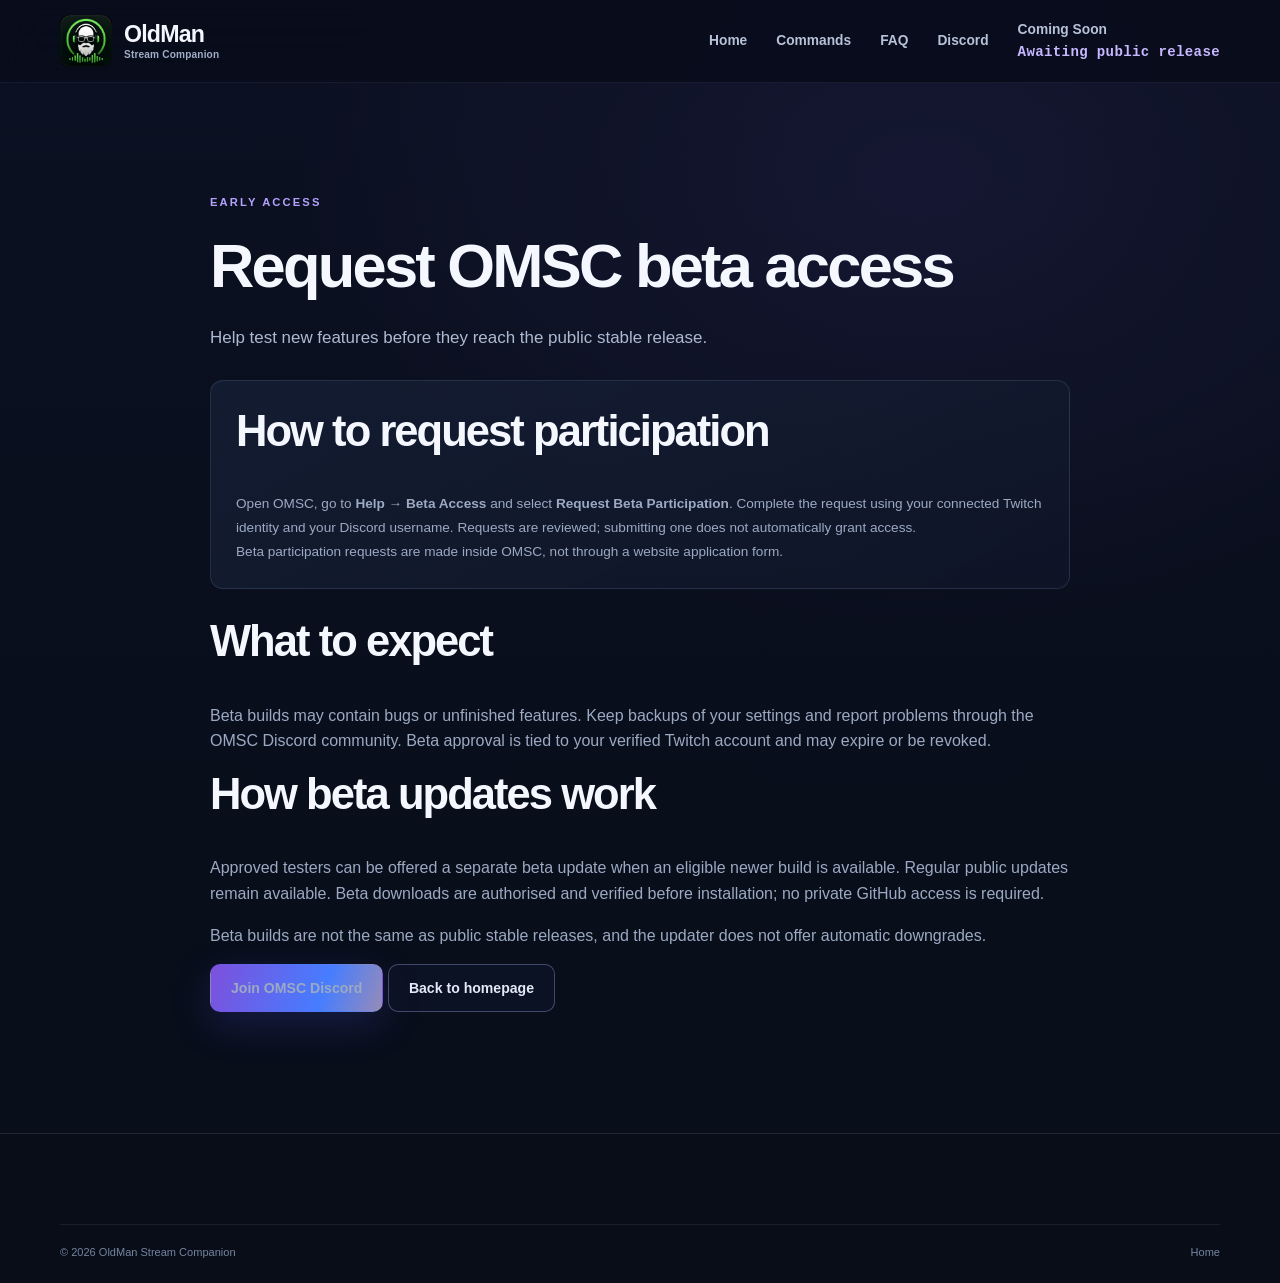
<file: beta/index.html>
<!doctype html>
<html lang="en-AU" data-launch-at="2026-11-27T19:34:09Z"><head><meta charset="utf-8"><meta name="viewport" content="width=device-width, initial-scale=1"><meta name="theme-color" content="#090e1b"><meta name="description" content="Learn how to request OldMan Stream Companion beta access through the Windows application."><meta property="og:type" content="website"><meta property="og:title" content="Beta Access | OldMan Stream Companion"><meta property="og:description" content="Learn how to request OMSC beta participation using your connected Twitch account and Discord username."><meta property="og:image" content="https://www.oldmanstreamcompanion.com/assets/social-preview.png"><meta property="og:url" content="https://www.oldmanstreamcompanion.com/beta/"><link rel="canonical" href="https://www.oldmanstreamcompanion.com/beta/"><link rel="icon" href="/assets/omsc-favicon.png" type="image/png"><link rel="stylesheet" href="/styles.css?v=a11y-2"><script defer src="/commands/commands.js?v=a11y-1"></script><title>Beta Access | OldMan Stream Companion</title><script defer src="/public-release-data.js?v=1"></script><script defer src="/launch-release.js?v=public-live-1"></script><link rel="stylesheet" href="/launch-countdown.css?v=launch-release-1"><script defer src="/launch-countdown.js?v=public-live-1"></script></head>
<body><a class="skip-link" href="#main">Skip to main content</a><header class="site-header"><div class="container nav-shell"><a class="brand" href="/" aria-label="OldMan Stream Companion home"><span class="brand-mark" aria-hidden="true"></span><span class="brand-wordmark"><strong>OldMan</strong><small>Stream Companion</small></span></a><button class="menu-toggle" aria-label="Open navigation menu" aria-controls="site-nav" aria-expanded="false" type="button"><span></span><span></span><span></span></button><nav id="site-nav" class="site-nav" aria-label="Main navigation"><a href="/">Home</a><a href="/commands/">Commands</a><a href="/#faq">FAQ</a><a href="https://discord.gg/SG4fTGx7cP" target="_blank" rel="noopener noreferrer">Discord</a><a href="/#download" data-launch-countdown><span data-public-nav>Coming Soon</span><span class="launch-countdown-value" aria-hidden="true"></span></a></nav></div></header>
<main id="main"><section class="section-spacing"><div class="container" style="max-width:860px"><span class="eyebrow">EARLY ACCESS</span><h1>Request OMSC beta access</h1><p class="hero-lede">Help test new features before they reach the public stable release.</p>
<div class="feature-card" style="margin:28px 0"><h2>How to request participation</h2><p>Open OMSC, go to <strong>Help → Beta Access</strong> and select <strong>Request Beta Participation</strong>. Complete the request using your connected Twitch identity and your Discord username. Requests are reviewed; submitting one does not automatically grant access.</p><p>Beta participation requests are made inside OMSC, not through a website application form.</p></div>
<h2>What to expect</h2><p>Beta builds may contain bugs or unfinished features. Keep backups of your settings and report problems through the OMSC Discord community. Beta approval is tied to your verified Twitch account and may expire or be revoked.</p><h2>How beta updates work</h2><p>Approved testers can be offered a separate beta update when an eligible newer build is available. Regular public updates remain available. Beta downloads are authorised and verified before installation; no private GitHub access is required.</p><p>Beta builds are not the same as public stable releases, and the updater does not offer automatic downgrades.</p><p><a class="btn btn-primary" href="https://discord.gg/SG4fTGx7cP" target="_blank" rel="noopener noreferrer">Join OMSC Discord</a> <a class="btn btn-outline" href="/">Back to homepage</a></p></div></section></main>
<footer class="footer"><div class="container footer-bottom"><span>© 2026 OldMan Stream Companion</span><a href="/">Home</a></div></footer></body></html>
</file>
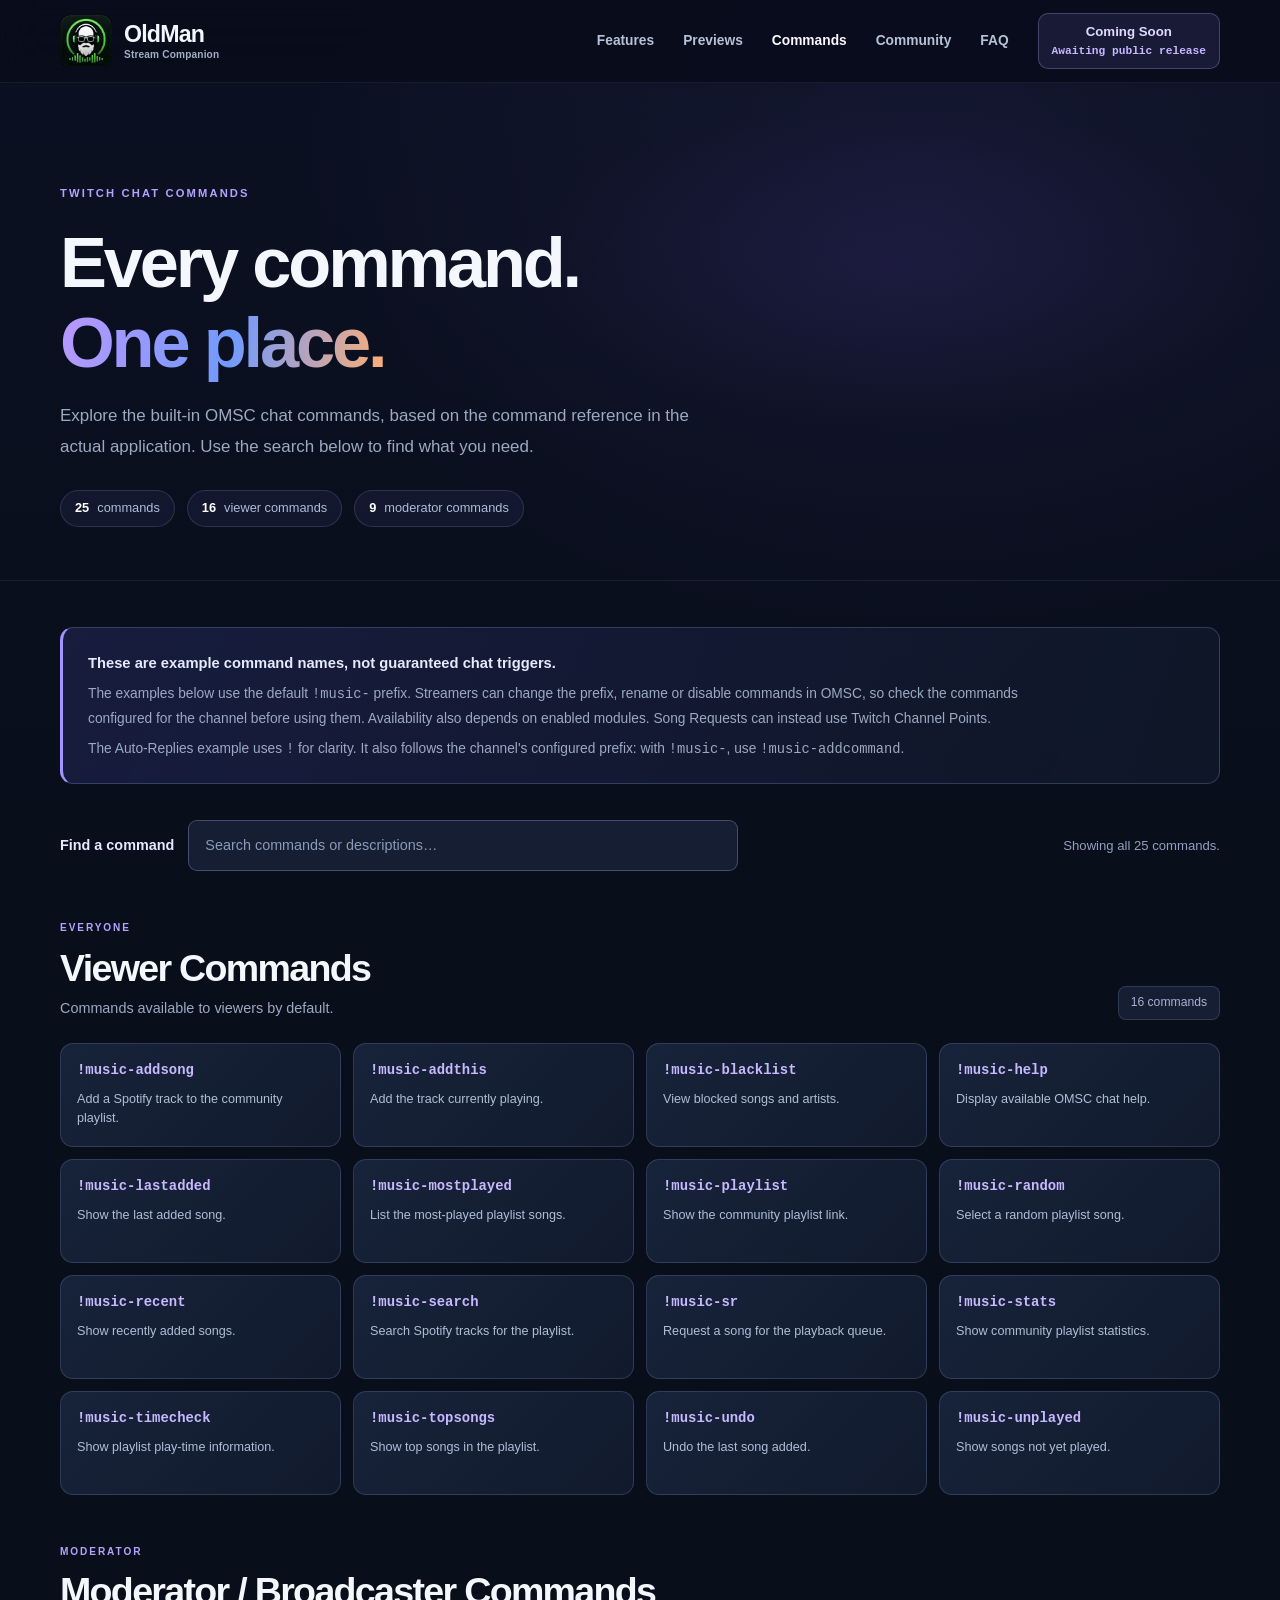
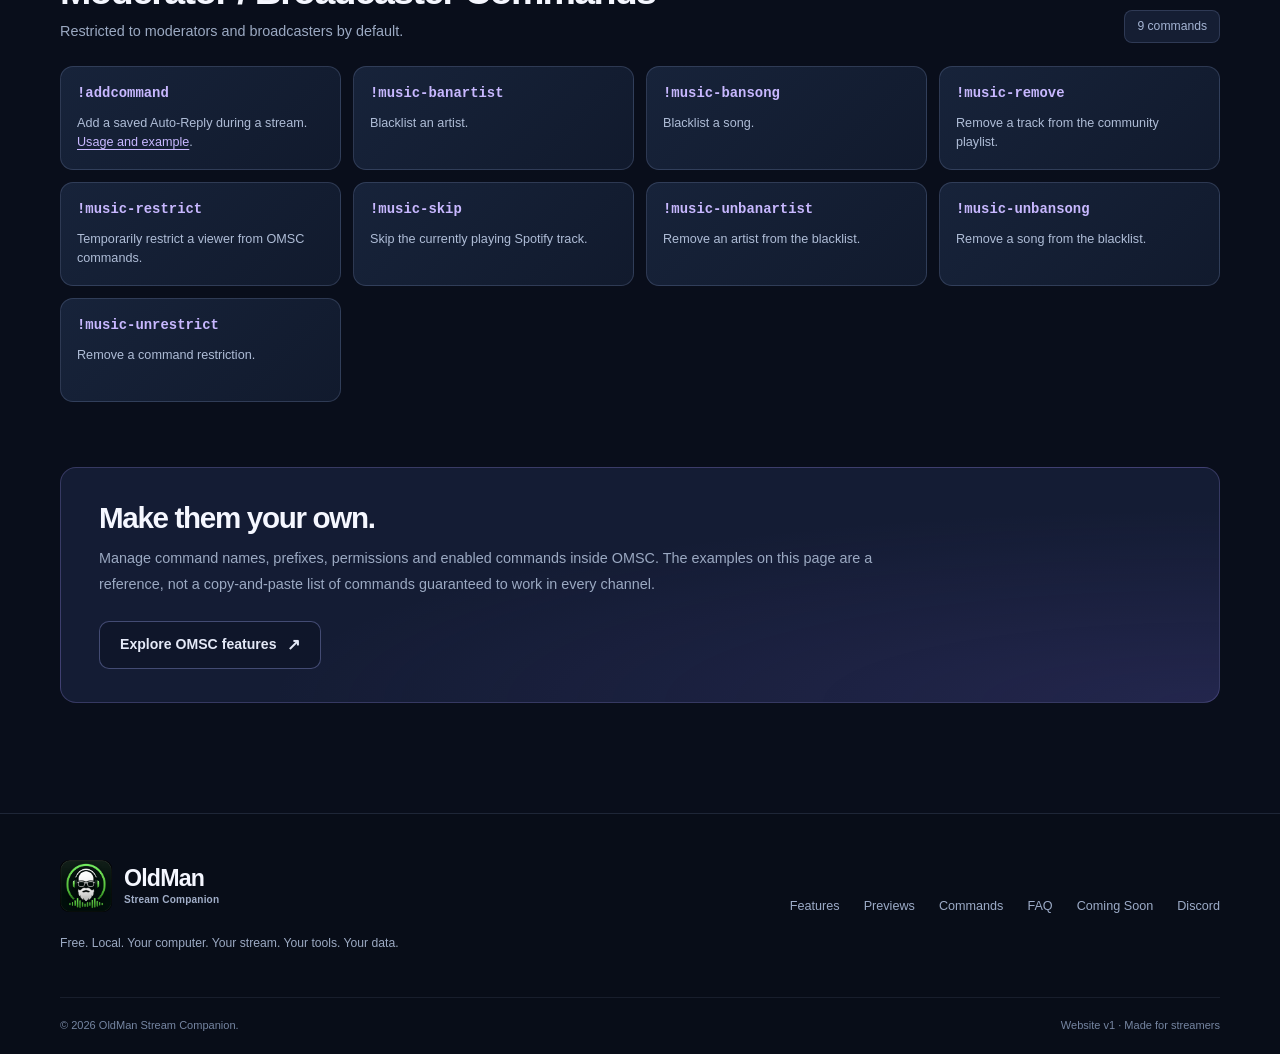
<file: commands/index.html>
<!doctype html>
<html lang="en-AU" data-launch-at="2026-11-27T19:34:09Z">
<head>
  <meta charset="utf-8">
  <meta name="viewport" content="width=device-width, initial-scale=1">
  <meta name="theme-color" content="#090e1b">
  <meta name="description" content="Browse 25 OldMan Stream Companion Twitch chat commands, including moderator-only Auto-Replies command creation.">
  <meta property="og:type" content="website">
  <meta property="og:title" content="Chat Commands | OldMan Stream Companion">
  <meta property="og:description" content="A clear reference for OMSC viewer and moderator Twitch chat commands.">
  <meta property="og:url" content="https://www.oldmanstreamcompanion.com/commands/">
  <meta property="og:image" content="https://www.oldmanstreamcompanion.com/assets/social-preview.png">
  <link rel="canonical" href="https://www.oldmanstreamcompanion.com/commands/">
  <link rel="icon" href="/assets/omsc-favicon.png" type="image/png">
  <link rel="stylesheet" href="/styles.css?v=a11y-2">
  <link rel="stylesheet" href="/commands/commands.css?v=command-dialog-3">
  <script defer src="/commands/commands.js?v=command-dialog-3"></script>
  <link rel="stylesheet" href="/launch-countdown.css?v=launch-days-2">
  <script defer src="/launch-countdown.js?v=public-live-1"></script>
  <title>Chat Commands | OldMan Stream Companion</title>
<script defer src="/public-release-data.js?v=1"></script><script defer src="/launch-release.js?v=public-live-1"></script></head>
<body id="top">
  <a class="skip-link" href="#main">Skip to main content</a>
  <header class="site-header">
    <div class="container nav-shell">
      <a class="brand" href="/" aria-label="OldMan Stream Companion, home">
        <span class="brand-mark" aria-hidden="true"></span>
        <span class="brand-wordmark"><strong>OldMan</strong><small>Stream Companion</small></span>
      </a>
      <button class="menu-toggle" aria-label="Open navigation menu" aria-controls="site-nav" aria-expanded="false" type="button"><span></span><span></span><span></span></button>
      <nav id="site-nav" class="site-nav" aria-label="Main navigation">
        <a href="/#features">Features</a>
        <a href="/#preview">Previews</a>
        <a href="/commands/" aria-current="page">Commands</a>
        <a href="/#community">Community</a>
        <a href="/#faq">FAQ</a>
        <a class="nav-download" href="/#download" data-launch-countdown><span data-public-nav>Coming Soon</span><span class="launch-countdown-value" aria-hidden="true"></span></a>
      </nav>
    </div>
  </header>
  <main id="main">
    <section class="commands-intro">
      <div class="container">
        <span class="eyebrow">TWITCH CHAT COMMANDS</span>
        <h1>Every command.<br><span class="gradient-text">One place.</span></h1>
        <p class="commands-lede">Explore the built-in OMSC chat commands, based on the command reference in the actual application. Use the search below to find what you need.</p>
        <div class="commands-statline"><span><strong>25</strong> commands</span><span><strong>16</strong> viewer commands</span><span><strong>9</strong> moderator commands</span></div>
      </div>
    </section>
    <section class="commands-content" aria-label="OMSC command reference">
      <div class="container">
        <div class="commands-notice">
          <div>
            <strong>These are example command names, not guaranteed chat triggers.</strong>
            <p>The examples below use the default <code>!music-</code> prefix. Streamers can change the prefix, rename or disable commands in OMSC, so check the commands configured for the channel before using them. Availability also depends on enabled modules. Song Requests can instead use Twitch Channel Points.</p>
            <p>The Auto-Replies example uses <code>!</code> for clarity. It also follows the channel's configured prefix: with <code>!music-</code>, use <code>!music-addcommand</code>.</p>
          </div>
        </div>
        <div class="commands-toolbar">
          <label for="commands-search">Find a command</label>
          <input id="commands-search" type="search" placeholder="Search commands or descriptions…" autocomplete="off" spellcheck="false">
          <p id="commands-results" role="status" aria-live="polite">Showing all 25 commands.</p>
        </div>
        <section class="commands-group" aria-labelledby="commands-everyone">
          <div class="commands-group-head"><div><span class="eyebrow">EVERYONE</span><h2 id="commands-everyone">Viewer Commands</h2><p>Commands available to viewers by default.</p></div><span class="commands-count">16 commands</span></div>
          <div class="commands-grid">
          <article class="command-card">
            <div class="command-card-heading">
              <code class="command-trigger">!music-addsong</code>
            </div>
            <p>Add a Spotify track to the community playlist.</p>
          </article>
          <article class="command-card">
            <div class="command-card-heading">
              <code class="command-trigger">!music-addthis</code>
            </div>
            <p>Add the track currently playing.</p>
          </article>
          <article class="command-card">
            <div class="command-card-heading">
              <code class="command-trigger">!music-blacklist</code>
            </div>
            <p>View blocked songs and artists.</p>
          </article>
          <article class="command-card">
            <div class="command-card-heading">
              <code class="command-trigger">!music-help</code>
            </div>
            <p>Display available OMSC chat help.</p>
          </article>
          <article class="command-card">
            <div class="command-card-heading">
              <code class="command-trigger">!music-lastadded</code>
            </div>
            <p>Show the last added song.</p>
          </article>
          <article class="command-card">
            <div class="command-card-heading">
              <code class="command-trigger">!music-mostplayed</code>
            </div>
            <p>List the most-played playlist songs.</p>
          </article>
          <article class="command-card">
            <div class="command-card-heading">
              <code class="command-trigger">!music-playlist</code>
            </div>
            <p>Show the community playlist link.</p>
          </article>
          <article class="command-card">
            <div class="command-card-heading">
              <code class="command-trigger">!music-random</code>
            </div>
            <p>Select a random playlist song.</p>
          </article>
          <article class="command-card">
            <div class="command-card-heading">
              <code class="command-trigger">!music-recent</code>
            </div>
            <p>Show recently added songs.</p>
          </article>
          <article class="command-card">
            <div class="command-card-heading">
              <code class="command-trigger">!music-search</code>
            </div>
            <p>Search Spotify tracks for the playlist.</p>
          </article>
          <article class="command-card">
            <div class="command-card-heading">
              <code class="command-trigger">!music-sr</code>
            </div>
            <p>Request a song for the playback queue.</p>
          </article>
          <article class="command-card">
            <div class="command-card-heading">
              <code class="command-trigger">!music-stats</code>
            </div>
            <p>Show community playlist statistics.</p>
          </article>
          <article class="command-card">
            <div class="command-card-heading">
              <code class="command-trigger">!music-timecheck</code>
            </div>
            <p>Show playlist play-time information.</p>
          </article>
          <article class="command-card">
            <div class="command-card-heading">
              <code class="command-trigger">!music-topsongs</code>
            </div>
            <p>Show top songs in the playlist.</p>
          </article>
          <article class="command-card">
            <div class="command-card-heading">
              <code class="command-trigger">!music-undo</code>
            </div>
            <p>Undo the last song added.</p>
          </article>
          <article class="command-card">
            <div class="command-card-heading">
              <code class="command-trigger">!music-unplayed</code>
            </div>
            <p>Show songs not yet played.</p>
          </article>
          </div>
        </section>
        <section class="commands-group" aria-labelledby="commands-mod">
          <div class="commands-group-head"><div><span class="eyebrow">MODERATOR</span><h2 id="commands-mod">Moderator / Broadcaster Commands</h2><p>Restricted to moderators and broadcasters by default.</p></div><span class="commands-count">9 commands</span></div>
          <div class="commands-grid">
          <article class="command-card">
            <div class="command-card-heading">
              <code class="command-trigger">!addcommand</code>
            </div>
            <p>Add a saved Auto-Reply during a stream. <button type="button" class="command-help-trigger" aria-haspopup="dialog" aria-controls="auto-replies-help">Usage and example</button>.</p>
          </article>
          <article class="command-card">
            <div class="command-card-heading">
              <code class="command-trigger">!music-banartist</code>
            </div>
            <p>Blacklist an artist.</p>
          </article>
          <article class="command-card">
            <div class="command-card-heading">
              <code class="command-trigger">!music-bansong</code>
            </div>
            <p>Blacklist a song.</p>
          </article>
          <article class="command-card">
            <div class="command-card-heading">
              <code class="command-trigger">!music-remove</code>
            </div>
            <p>Remove a track from the community playlist.</p>
          </article>
          <article class="command-card">
            <div class="command-card-heading">
              <code class="command-trigger">!music-restrict</code>
            </div>
            <p>Temporarily restrict a viewer from OMSC commands.</p>
          </article>
          <article class="command-card">
            <div class="command-card-heading">
              <code class="command-trigger">!music-skip</code>
            </div>
            <p>Skip the currently playing Spotify track.</p>
          </article>
          <article class="command-card">
            <div class="command-card-heading">
              <code class="command-trigger">!music-unbanartist</code>
            </div>
            <p>Remove an artist from the blacklist.</p>
          </article>
          <article class="command-card">
            <div class="command-card-heading">
              <code class="command-trigger">!music-unbansong</code>
            </div>
            <p>Remove a song from the blacklist.</p>
          </article>
          <article class="command-card">
            <div class="command-card-heading">
              <code class="command-trigger">!music-unrestrict</code>
            </div>
            <p>Remove a command restriction.</p>
          </article>
          </div>
        </section>
        <p id="commands-empty" class="commands-empty" hidden>No commands match your search. Try another name or description.</p>
        <dialog class="commands-help" id="auto-replies-help" aria-labelledby="auto-replies-help-title">
          <div class="commands-help-heading">
            <h2 id="auto-replies-help-title">Add Auto-Replies during a stream</h2>
            <form method="dialog"><button class="commands-help-close" autofocus>Close</button></form>
          </div>
          <p>Auto-Replies · Moderator setup</p>
          <p>Moderators and the broadcaster can use <code>!addcommand commandname commandresponse</code>. Enable Auto-Replies and connect authorised native Twitch chat and a separate bot account first.</p>
          <p>Example: <code>!addcommand socials Follow me at example.com</code>. Viewers can then type <code>!socials</code>. New replies allow everyone with a 30-second cooldown.</p>
          <p>The bot confirms after saving. Existing names are not overwritten; edit replies in OMSC. Use the channel's configured prefix for both commands.</p>
        </dialog>
        <div class="commands-endnote">
          <h2>Make them your own.</h2>
          <p>Manage command names, prefixes, permissions and enabled commands inside OMSC. The examples on this page are a reference, not a copy-and-paste list of commands guaranteed to work in every channel.</p>
          <a class="btn btn-outline" href="/#features">Explore OMSC features <span aria-hidden="true">↗</span></a>
        </div>
      </div>
    </section>
  </main>
  <footer class="footer">
    <div class="container footer-main">
      <div class="footer-brand">
        <a class="brand" href="/"><span class="brand-mark" aria-hidden="true"></span><span class="brand-wordmark"><strong>OldMan</strong><small>Stream Companion</small></span></a>
        <p>Free. Local. Your computer. Your stream. Your tools. Your data.</p>
      </div>
      <nav aria-label="Footer navigation"><a href="/#features">Features</a><a href="/#preview">Previews</a><a href="/commands/" aria-current="page">Commands</a><a href="/#faq">FAQ</a><a href="/#download" data-public-nav>Coming Soon</a><a href="https://discord.gg/SG4fTGx7cP" target="_blank" rel="noopener noreferrer">Discord</a></nav>
    </div>
    <div class="container footer-bottom"><span>© <span id="year">2026</span> OldMan Stream Companion.</span><span>Website v1 · Made for streamers</span></div>
  </footer>
</body>
</html>
</file>
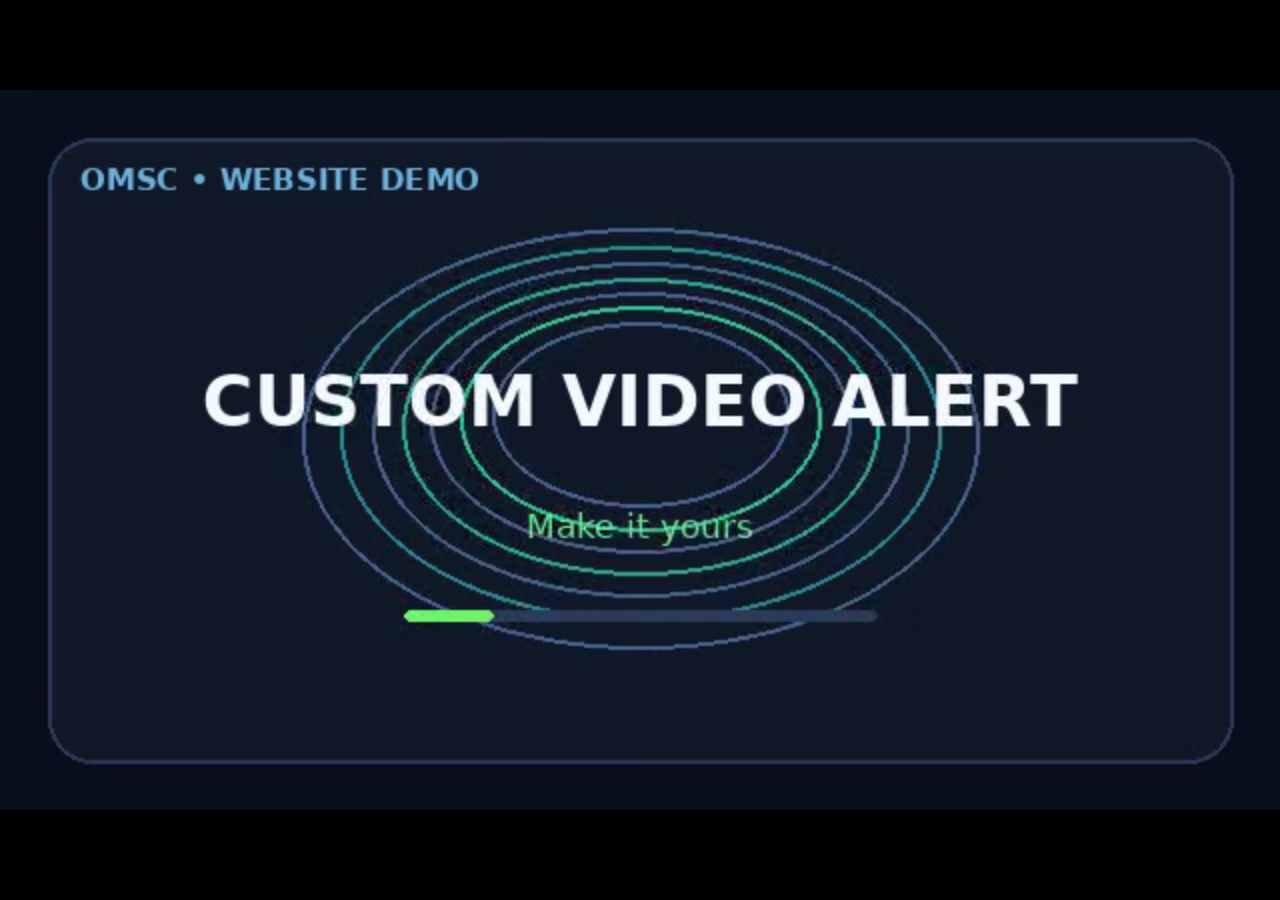
<file: widget/alerts/index.html>
<!DOCTYPE html>
<html lang="en">
<head>
    <meta charset="UTF-8">

    <meta
        name="viewport"
        content="width=device-width, initial-scale=1.0">

    <title>OMSC Alerts</title>

    
    <link rel="stylesheet" href="./omsc-alerts-original.css">
    <link id="omsc-website-alert-black-stage" rel="stylesheet" href="/widget-site/alerts-black.css">
</head>

<body>

    <main id="alerts-stage"></main>

    

    <script src="/widget-site/alerts-demo-data.js"></script>
    <script src="./omsc-alerts-original.js"></script>
</body>
</html>
</file>
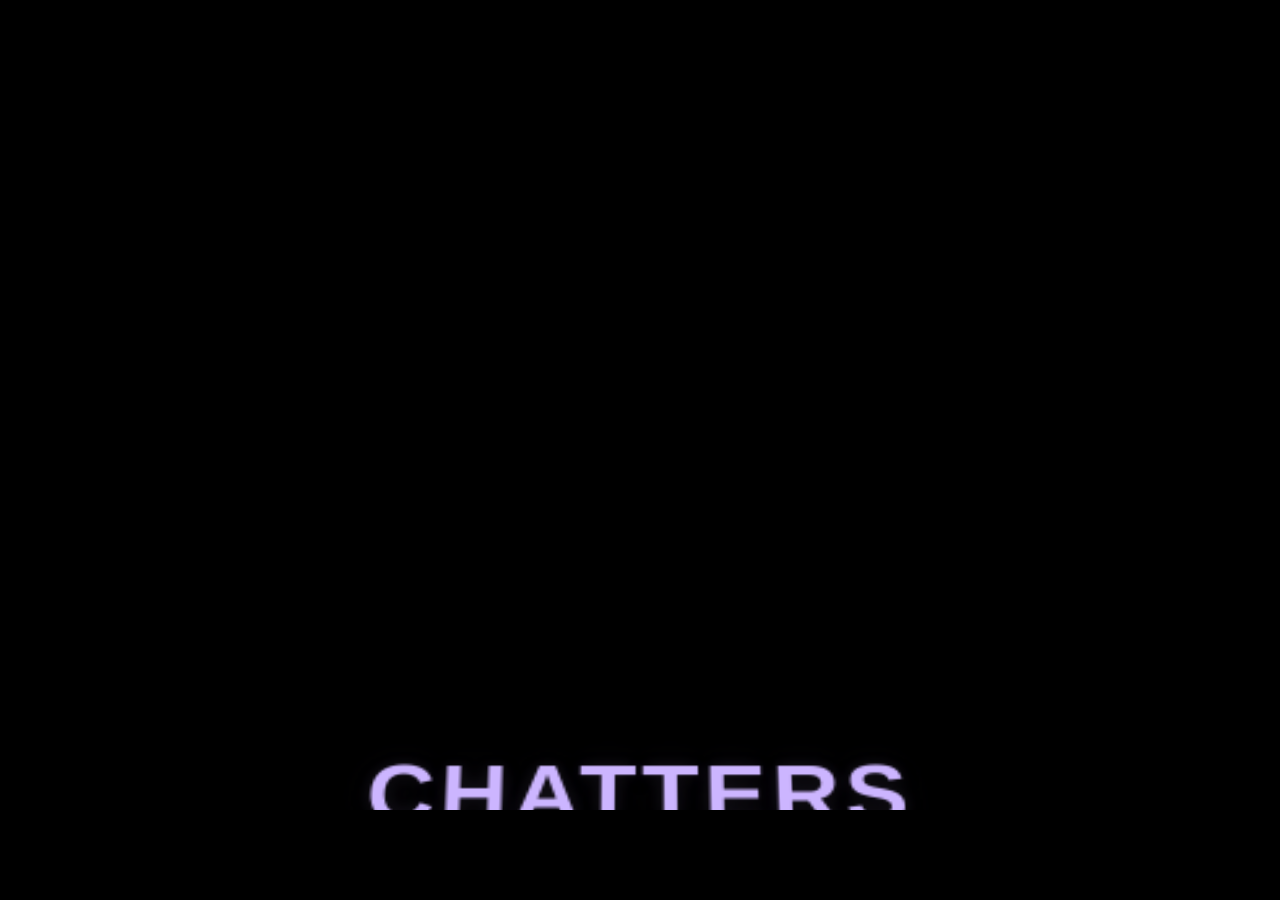
<file: widget/credits/index.html>
<!DOCTYPE html>
<html lang="en">
<head>
    <meta charset="utf-8">

    <meta
        name="viewport"
        content="width=device-width, initial-scale=1">

    <title>OMSC Stream Credits</title>

    <link
        rel="stylesheet"
        href="./widget.css">
    <!-- Website-only: the OMSC widget normally uses transparent OBS output.
         A public demonstration needs a black canvas instead of browser white.
         Original OMSC widget.js and widget.css stay unchanged. -->
    <style id="omsc-website-credits-black-canvas">
      html, body, #credits-widget { background: #000000 !important; }
    </style>
</head>

<body>
    <script src="/widget-site/demo-data.js"></script>

    <main
        id="credits-widget"
        class="credits-widget">

        <div
            id="credits-canvas"
            class="credits-canvas">

            <div
                id="credits-scale-shell"
                class="credits-scale-shell">

                <div
                    id="credits-content"
                    class="credits-content">
                </div>

            </div>

        </div>

    </main>

    <script src="./widget.js"></script>

</body>
</html>
</file>
<file: styles.css>
:root{color-scheme:dark;--bg:#090e1b;--bg-deep:#070b15;--panel:#111a2c;--panel-lighter:#18233a;--text:#f5f7ff;--muted:#9ba9c2;--quiet:#71809d;--border:rgba(164,188,236,.14);--purple:#9570f8;--blue:#4484ff;--orange:#f49a57;--max:1160px;--focus:#9ad8ff}
*{box-sizing:border-box}html{scroll-behavior:smooth;scroll-padding-top:100px}body{margin:0;background:var(--bg);color:var(--text);font-family:Inter,ui-sans-serif,-apple-system,BlinkMacSystemFont,"Segoe UI",Arial,sans-serif;font-size:16px;line-height:1.6;-webkit-font-smoothing:antialiased}body::before{content:"";position:absolute;left:0;right:0;top:0;height:850px;pointer-events:none;background:radial-gradient(ellipse at 72% 22%,rgba(91,71,173,.12),transparent 48%),linear-gradient(180deg,#0b1122 0%,var(--bg) 100%);z-index:-1}a{color:inherit;text-decoration:none}button{font:inherit}button,a{ -webkit-tap-highlight-color:transparent}a:focus-visible,button:focus-visible,summary:focus-visible{outline:3px solid var(--focus);outline-offset:4px}h1,h2,h3,p{margin-top:0}h1,h2,h3{line-height:1.14;letter-spacing:-.045em}h1{font-size:clamp(2.6rem,4.8vw,4.7rem);font-weight:780;margin:17px 0 22px}h2{font-size:clamp(2rem,3.4vw,3.35rem);font-weight:740}h3{font-size:1.12rem;letter-spacing:-.025em}p{color:var(--muted)}svg{width:1.15em;height:1.15em;vertical-align:middle}.container{width:min(calc(100% - 64px),var(--max));margin-inline:auto}.section-spacing{padding:105px 0}.eyebrow{display:inline-flex;gap:12px;align-items:center;color:#b5a2ff;letter-spacing:.19em;font-size:.7rem;font-weight:800;text-transform:uppercase}.eyebrow-line{width:24px;height:2px;background:linear-gradient(90deg,var(--purple),var(--blue))}.gradient-text{background:linear-gradient(100deg,#b498ff 4%,#719aff 53%,#ffae75 100%);-webkit-background-clip:text;background-clip:text;color:transparent}.muted-heading{color:#aab7d0}.skip-link{position:absolute;top:-90px;left:18px;padding:12px 18px;background:white;color:black;z-index:10000}.skip-link:focus{top:12px}
.site-header{position:sticky;top:0;z-index:99;border-bottom:1px solid rgba(164,188,236,.09);background:rgba(8,13,27,.91);backdrop-filter:blur(22px);-webkit-backdrop-filter:blur(22px)}.nav-shell{display:flex;align-items:center;justify-content:space-between;min-height:82px;gap:30px}.brand{display:inline-flex;align-items:center;gap:12px;min-width:0}.brand-mark{flex:none;display:grid;place-items:center;position:relative;width:43px;height:43px;border:2px solid rgba(145,111,250,.7);border-radius:15px;background:linear-gradient(145deg,#222444,#101d3c);box-shadow:inset 0 0 20px rgba(118,77,239,.12)}.brand-mark::before{content:"";position:absolute;inset:7px;border:3px solid transparent;border-top-color:#9a7aff;border-left-color:#4a8aff;border-bottom-color:#e69a64;border-right-color:#9a7aff;border-radius:50%;transform:rotate(25deg)}.brand-mark span{font-size:.01px;color:transparent}.brand-wordmark{display:flex;flex-direction:column;line-height:1.05;gap:4px;white-space:nowrap}.brand-wordmark strong{font-size:1.45rem;font-weight:820;letter-spacing:-.05em}.brand-wordmark small{color:#a1aec8;font-size:.63rem;font-weight:600;letter-spacing:.018em}.site-nav{display:flex;align-items:center;gap:29px}.site-nav>a:not(.nav-download){color:#b7c2d8;font-size:.86rem;font-weight:550;transition:color .2s}.site-nav>a:not(.nav-download):hover{color:white}.nav-download{display:inline-flex;gap:9px;align-items:center;border:1px solid rgba(154,131,255,.3);background:linear-gradient(108deg,#7651dd,#3c72e0);color:white;padding:11px 16px;border-radius:10px;font-weight:720;font-size:.83rem;box-shadow:0 8px 29px rgba(87,77,185,.16);transition:filter .2s,transform .2s}.nav-download:hover,.btn-primary:hover{filter:brightness(1.13);transform:translateY(-2px)}.menu-toggle{display:none}
.hero{position:relative;overflow:hidden;padding-top:95px;padding-bottom:94px}.hero-grid{display:grid;grid-template-columns:.96fr 1.04fr;gap:50px;align-items:center}.hero-ambient{position:absolute;border-radius:50%;filter:blur(50px);opacity:.35;pointer-events:none;z-index:-1}.hero-ambient-one{width:370px;height:370px;right:5%;top:5%;background:#30287a}.hero-ambient-two{width:250px;height:270px;left:0;bottom:0;background:#122859}.hero-copy{position:relative;z-index:1}.hero-lede{max-width:520px;font-size:1.06rem;line-height:1.85;color:#adbad3}.hero-actions{display:flex;flex-wrap:wrap;gap:12px;margin:30px 0 30px}.btn{display:inline-flex;justify-content:center;align-items:center;gap:11px;min-height:48px;padding:13px 20px;border:1px solid transparent;border-radius:10px;font-size:.88rem;font-weight:750;line-height:1.2;white-space:nowrap;transition:background .2s,border-color .2s,filter .2s,transform .2s}.btn-primary{background:linear-gradient(110deg,#7d50dc 0%,#467dff 65%,#f19b67 140%);box-shadow:0 13px 38px rgba(72,78,220,.21)}.btn-outline{background:rgba(14,20,39,.7);border-color:rgba(148,155,225,.4);color:#e4e9f7}.btn-outline:hover{background:rgba(111,100,186,.15);border-color:#9c91df}.btn-outline>span{font-size:1.03rem}.hero-points{display:flex;flex-wrap:wrap;gap:12px 22px}.hero-points>span{color:#9eabc4;font-size:.76rem;white-space:nowrap}.point-icon{color:#a38dff;font-weight:800;padding-right:5px}.hero-display{min-width:0;position:relative}.product-window{border:1px solid rgba(149,157,239,.29);border-radius:17px;background:#0d1424;box-shadow:0 35px 90px rgba(0,0,0,.38),0 0 0 5px rgba(73,74,134,.08);overflow:hidden;transform:perspective(1600px) rotateY(-3deg) rotateX(1deg)}.window-header{height:42px;background:#121a2c;border-bottom:1px solid #243048;display:flex;align-items:center;justify-content:space-between;padding:0 14px}.window-title{display:flex;align-items:center;gap:8px;font-size:.68rem;font-weight:850;letter-spacing:.05em}.window-title span:last-child{display:flex;align-items:center;gap:8px}.window-title small{font-size:.59rem;color:#8596b5;font-weight:500;letter-spacing:0}.window-logo{display:grid;place-items:center;width:22px;height:22px;border:1px solid #795bbf;background:#2a2052;color:#cbb9ff;border-radius:7px;font-size:.7rem}.window-actions{display:flex;gap:9px}.window-actions i{width:7px;height:7px;border-radius:50%;background:#364767}.window-actions i:last-child{background:#8c477b}.app-body{display:grid;grid-template-columns:139px minmax(0,1fr);min-height:322px}.app-sidebar{background:#0d1423;padding:16px 8px;display:flex;flex-direction:column;gap:5px;border-right:1px solid #1e2b43}.app-sidebar>div{font-size:.58rem;color:#8e9bb4;white-space:nowrap;padding:7px 8px;border-radius:5px}.app-sidebar .app-sidebar-active{color:#ded4ff;background:#382575}.sb-icon{font-weight:bold;color:#9095cb;padding-right:6px}.sb-dot{display:inline-block;width:6px;height:6px;border-radius:50%;background:#ad8dff;margin-right:7px}.app-main{padding:17px 17px 12px;background:radial-gradient(circle at 80% 20%,rgba(54,46,132,.2),transparent 50%),#101827}.app-heading{display:flex;align-items:flex-start;justify-content:space-between;gap:10px}.app-small-title{font-size:.51rem;color:#928dbb;font-weight:800;letter-spacing:.15em}.app-heading h2{font-size:1rem;margin:4px 0 16px;letter-spacing:-.02em}.app-status{font-size:.56rem;display:inline-flex;align-items:center;gap:6px;padding:6px 7px;border:1px solid rgba(65,177,136,.2);border-radius:25px;color:#83ccae;white-space:nowrap}.app-status span,.connected-dot{display:inline-block;border-radius:50%;width:6px;height:6px;background:#3fd6a1}.app-main-grid{display:grid;grid-template-columns:1.25fr 1fr;gap:10px}.playing-card,.control-card,.module-card{border:1px solid #263653;background:#161f35;border-radius:9px;padding:12px}.playing-label,.control-card>span:first-child{font-weight:850;color:#adbad7;font-size:.55rem;letter-spacing:.12em}.pulse-indicator{display:inline-block;width:6px;height:6px;background:#48d4aa;border-radius:50%;margin-right:5px}.playing-middle{display:flex;gap:10px;align-items:center;margin-top:15px}.record-art{width:58px;height:59px;border-radius:6px;display:grid;place-items:center;background:radial-gradient(circle at 35% 25%,#bc7ec8 0%,#443483 35%,#111b48 75%);flex:none;color:#f6d5ff;font-size:1.3rem}.playing-info{min-width:0}.playing-info strong{display:block;font-size:.62rem;color:#eceefe;line-height:1.4}.playing-info small{display:block;color:#a4aacb;font-size:.54rem;margin-top:5px}.progress-bar{background:#2b3254;width:100%;height:5px;border-radius:50px;margin-top:14px;overflow:hidden}.progress-bar span{display:block;height:100%;width:58%;background:linear-gradient(90deg,#a27aff,#4989ff)}.control-card{display:flex;flex-direction:column;justify-content:space-between}.control-graphic{display:flex;align-items:center;justify-content:center;gap:14px;margin:12px 0;font-size:1rem;color:#e7916c}.control-graphic span:nth-child(2){font-size:1.9rem;color:#ca8bff}.control-card strong{font-size:.58rem;font-weight:550;color:#d5d8ed}.module-card{padding:11px;display:flex;flex-direction:column;min-height:73px;gap:5px}.module-card strong{font-size:.59rem;color:#f2f4ff;line-height:1.2}.module-card small{font-size:.54rem;color:#99a9c4}.module-icon{font-size:1rem;line-height:1}.module-icon.purple{color:#b58cff}.module-icon.orange{color:#ffac6f}.app-bottom{display:flex;justify-content:space-between;gap:10px;color:#7284a4;margin-top:14px;font-size:.53rem}.window-caption{text-align:center;color:#7689a8;font-size:.69rem;margin-top:18px}.caption-sparkle{color:#af8aff}
.benefits{padding:0 0 12px}.benefits-inner{display:grid;grid-template-columns:repeat(4,1fr);border:1px solid var(--border);border-radius:13px;overflow:hidden;background:rgba(19,28,48,.58)}.benefits-inner>div{display:flex;align-items:center;justify-content:center;gap:11px;padding:21px 12px;border-right:1px solid var(--border)}.benefits-inner>div:last-child{border-right:0}.benefits-inner strong{font-size:.8rem;font-weight:650}.benefit-icon{font-size:1.5rem;font-weight:800;line-height:1}.spotify-green{color:#49d69e}.lavender{color:#a78bff}.warm{color:#f7aa66}.sky{color:#5dafff}
.section-heading{margin-bottom:38px}.section-heading.centered{text-align:center}.section-heading h2{margin:12px 0 15px}.section-heading p{margin:0 auto;max-width:550px;line-height:1.8}.features{padding-top:109px;padding-bottom:90px}.feature-grid{display:grid;grid-template-columns:repeat(3,minmax(0,1fr));gap:16px}.feature-card{padding:26px 25px 24px;border-radius:13px;border:1px solid var(--border);background:linear-gradient(150deg,rgba(26,36,62,.62),rgba(16,23,41,.7));min-height:206px;transition:transform .2s,border-color .2s}.feature-card:hover{transform:translateY(-3px);border-color:rgba(147,121,254,.33)}.feature-card h3{font-size:1.07rem;letter-spacing:-.02em;margin:22px 0 7px}.feature-card p{font-size:.85rem;line-height:1.75;margin:0}.feature-symbol{display:grid;place-items:center;width:45px;height:45px;border-radius:13px;font-size:1.52rem;font-weight:750}.symbol-spotify{color:#5ae7a8;background:rgba(53,167,116,.12)}.symbol-alert{color:#b293ff;background:rgba(130,98,226,.13)}.symbol-chat{color:#67baff;background:rgba(65,138,234,.14)}.symbol-playlist{color:#f8aa70;background:rgba(217,125,58,.12)}.symbol-credits{color:#ffd073;background:rgba(224,164,56,.13)}.symbol-directory{color:#cc9dff;background:rgba(154,84,214,.13)}.feature-extra{text-align:center;margin:29px 0 0;font-size:.82rem;color:#8e9bb4}.feature-extra strong{color:#c0cce0;font-weight:550}
.preview-section{background:linear-gradient(180deg,rgba(13,20,35,.4),rgba(21,27,52,.48),rgba(13,20,35,.13));border-top:1px solid rgba(165,176,224,.05);border-bottom:1px solid rgba(165,176,224,.05)}.split-heading{display:flex;align-items:flex-end;justify-content:space-between;gap:30px}.split-heading h2{margin-bottom:0}.split-heading p{max-width:375px;margin:0;font-size:.94rem}.preview-shell{border:1px solid rgba(155,164,235,.18);background:#10182a;border-radius:15px;overflow:hidden;box-shadow:0 34px 70px rgba(0,0,0,.12)}.preview-tabs{display:flex;gap:0;background:#141c30;border-bottom:1px solid var(--border)}.preview-tab{flex:1;background:none;border:0;border-right:1px solid var(--border);padding:18px 17px;color:#8797b2;cursor:pointer;text-align:left;font-size:.88rem;font-weight:700;transition:background .2s,color .2s}.preview-tab:last-child{border-right:0}.preview-tab span{color:#6e7d9e;font-size:.7rem;padding-right:12px}.preview-tab.active{background:#1a2340;color:#f2f3ff;box-shadow:inset 0 -2px #9276f9}.preview-tab:hover{background:#1b2540}.preview-panel{display:grid;grid-template-columns:1.25fr .75fr;gap:36px;align-items:center;padding:33px}.preview-panel[hidden]{display:none}.scene-card{height:310px;padding:22px;border-radius:13px;border:1px solid rgba(144,139,236,.3);overflow:hidden;position:relative;background:#10142a}.scene-card::before{content:"";position:absolute;inset:0;pointer-events:none;background:radial-gradient(circle at 48% 100%,rgba(92,64,205,.25),transparent 70%)}.scene-topline{display:flex;justify-content:space-between;gap:15px;position:relative;z-index:1;font-size:.66rem;letter-spacing:.11em;color:#bdaddd;font-weight:850}.scene-live{color:#8c99b4}.scene-music-main{position:relative;z-index:1;display:flex;align-items:center;gap:22px;max-width:490px;margin:52px auto 0}.album-placeholder{flex:none;width:136px;height:136px;border-radius:12px;background:linear-gradient(135deg,#39316a,#6446c4 45%,#1e4a8e);display:grid;place-items:center;color:#dbd2ff;font-size:4rem;box-shadow:0 20px 37px rgba(0,0,0,.2)}.scene-music-main>div:last-child{flex:1;min-width:0}.scene-music-main small{color:#aaa2f7}.scene-music-main h3{font-size:1.55rem;line-height:1.23;margin:8px 0}.scene-music-main p{font-size:.76rem}.scene-bars{display:flex;align-items:center;gap:4px;height:32px;margin-top:15px}.scene-bars i{display:block;flex:1;max-width:8px;border-radius:4px;background:linear-gradient(0deg,#6751d5,#6a96ff)}.preview-type{font-size:.73rem;font-weight:850;letter-spacing:.12em;color:#aa93fd;text-transform:uppercase}.preview-description h3{margin:14px 0;font-size:clamp(1.45rem,2.35vw,2.4rem)}.preview-description p{font-size:.95rem;line-height:1.85}.preview-note{font-size:.71rem;color:#7484a4;padding:0 33px 19px;margin:0}.scene-alerts{background:radial-gradient(circle at center,#26204d,#101426 75%)}.alert-art{position:relative;text-align:center;padding-top:25px}.alert-ring{height:92px;width:92px;display:grid;place-items:center;margin:0 auto 15px;border-radius:23px;border:2px solid #b592ff;box-shadow:0 0 42px rgba(158,91,238,.25);font-size:3rem;color:#d5b0ff}.alert-art small{font-size:.69rem;letter-spacing:.2em;color:#cebeff}.alert-art h3{font-size:1.6rem;margin:11px 0}.alert-art>span{font-size:.8rem;color:#b5a3ce}.scene-credits{background:radial-gradient(circle at center,#3a2540,#101426 73%)}.credits-art{text-align:center;position:relative;z-index:1;margin-top:19px}.credits-star{font-size:2.7rem;color:#ffbb75}.credits-art h3{font-size:1.52rem;margin:14px 0 28px}.credit-tokens{display:flex;gap:10px;justify-content:center;flex-wrap:wrap}.credit-tokens span{border:1px solid rgba(248,167,116,.4);border-radius:7px;padding:7px 11px;background:rgba(61,37,48,.8);font-size:.8rem;color:#ffca9c}
.community-section{padding:85px 0 10px}.community-panel{display:flex;align-items:center;gap:25px;padding:33px 35px;border:1px solid rgba(139,123,234,.27);border-radius:16px;background:linear-gradient(109deg,rgba(33,36,75,.72),rgba(20,29,56,.76))}.community-icon{display:grid;place-items:center;flex:none;width:61px;height:61px;background:#242957;color:#a8a4ff;border-radius:18px}.community-icon svg{width:34px;height:34px}.community-copy{flex:1}.community-copy .eyebrow{font-size:.62rem}.community-copy h2{font-size:1.49rem;margin:6px 0 5px}.community-copy p{font-size:.84rem;margin:0}.btn-community{border-color:#606bb5;background:rgba(53,72,160,.6)}.btn-community:hover{background:#394f9f}
.faq-section{padding:108px 0}.faq-grid{display:grid;grid-template-columns:.7fr 1.3fr;gap:85px}.faq-grid h2{margin:15px 0}.faq-grid>div:first-child>p{max-width:290px;line-height:1.8}.text-link{font-size:.87rem;color:#af9cff;font-weight:700}.text-link:hover{text-decoration:underline}.faq-list{border-top:1px solid var(--border)}.faq-list details{border-bottom:1px solid var(--border);padding:0 2px}.faq-list summary{font-size:.95rem;font-weight:690;cursor:pointer;list-style:none;padding:23px 35px 23px 0;position:relative}.faq-list summary::-webkit-details-marker{display:none}.faq-list summary::after{content:"+";position:absolute;right:5px;top:17px;color:#a597fc;font-size:1.45rem;font-weight:400}.faq-list details[open] > summary::after{content:"−"}.faq-list details p{margin:-2px 0 22px;font-size:.85rem;line-height:1.8;max-width:530px}
.download-section{padding:20px 0 85px}.download-shell{min-height:340px;position:relative;display:grid;place-items:center;overflow:hidden;border:1px solid rgba(142,142,233,.25);border-radius:19px;background:radial-gradient(ellipse at 50% 110%,rgba(82,67,163,.22),transparent 67%),linear-gradient(150deg,#141b34,#0b1528)}.download-content{position:relative;z-index:2;text-align:center;padding:57px 30px}.download-content h2{margin:15px 0;font-size:clamp(1.8rem,3.4vw,3rem)}.download-content p{font-size:.94rem}.download-actions{display:flex;align-items:center;gap:12px;justify-content:center;margin:27px 0 0;flex-wrap:wrap}.btn-disabled{background:#354057;color:#d3d8e2;border-color:#47536d;cursor:not-allowed;font-size:.8rem}.release-note{font-size:.7rem!important;color:#7f90ae;margin-top:17px}.download-decoration{position:absolute;width:280px;height:280px;border:1px solid rgba(119,106,222,.24);border-radius:50%;top:40px}.download-decoration::before,.download-decoration::after{content:"";position:absolute;border:1px solid rgba(107,108,225,.17);border-radius:50%;inset:36px}.download-decoration::after{inset:75px}.download-decoration-left{left:-150px}.download-decoration-right{right:-150px;border-color:rgba(218,132,94,.24)}
.footer{border-top:1px solid var(--border);background:#080d18;padding:46px 0 21px}.footer-main{display:flex;align-items:center;justify-content:space-between;gap:30px}.footer-brand p{font-size:.76rem;margin:14px 0 0}.footer-main nav{display:flex;gap:24px;flex-wrap:wrap}.footer-main nav a{font-size:.79rem;color:#9cabc7}.footer-main nav a:hover{color:#fff}.footer-bottom{margin-top:44px;border-top:1px solid rgba(165,180,216,.1);padding-top:19px;display:flex;align-items:center;justify-content:space-between;gap:14px;color:#7585a1;font-size:.69rem}
@media(max-width:1100px){.hero-grid{gap:26px}.container{width:min(calc(100% - 48px),var(--max))}.hero h1{font-size:clamp(2.35rem,4.4vw,4rem)}.hero-points{gap:10px 14px}.app-sidebar{display:none}.app-body{grid-template-columns:1fr}.site-nav{gap:18px}.feature-card{padding:22px 20px}}
@media(max-width:800px){.nav-shell{min-height:74px}.menu-toggle{display:flex;flex-direction:column;justify-content:center;gap:5px;width:40px;height:40px;border:1px solid var(--border);border-radius:9px;background:#151e33;cursor:pointer;padding:9px}.menu-toggle span{height:2px;width:100%;background:#ddd9ff;border-radius:4px}.site-nav{display:none;position:absolute;left:20px;right:20px;top:74px;flex-direction:column;align-items:stretch;gap:0;border:1px solid #334061;background:#111a2f;box-shadow:0 30px 40px rgba(0,0,0,.35);border-radius:13px;padding:11px}.site-nav.open{display:flex}.site-nav>a:not(.nav-download){padding:14px;font-size:.95rem}.nav-download{justify-content:center;margin:8px 0 0}.hero{padding-top:72px;padding-bottom:55px}.hero-grid{grid-template-columns:1fr;gap:50px}.hero-copy{text-align:center}.hero-copy .eyebrow{justify-content:center}.hero-lede{margin-inline:auto}.hero-actions,.hero-points{justify-content:center}.hero-display{max-width:610px;width:100%;margin-inline:auto}.product-window{transform:none}.benefits-inner{grid-template-columns:repeat(2,1fr)}.benefits-inner>div:nth-child(2){border-right:0}.benefits-inner>div:nth-child(-n+2){border-bottom:1px solid var(--border)}.feature-grid{grid-template-columns:repeat(2,minmax(0,1fr))}.preview-panel{grid-template-columns:1fr;gap:12px}.preview-description{padding:0 8px}.preview-description h3{margin:10px 0}.split-heading{display:block}.split-heading p{margin-top:18px}.community-panel{flex-wrap:wrap}.community-copy{flex:1;min-width:calc(100% - 90px)}.community-panel .btn{margin-left:85px}.faq-grid{gap:40px;grid-template-columns:1fr}.faq-grid>div:first-child>p{max-width:100%}.footer-main{align-items:flex-start;flex-direction:column}.footer-bottom{align-items:flex-start;flex-direction:column}}
@media(max-width:520px){.container{width:calc(100% - 34px)}.section-spacing{padding:76px 0}.brand-wordmark strong{font-size:1.25rem}.brand-wordmark small{font-size:.54rem}.brand-mark{width:38px;height:38px;border-radius:13px}.hero{padding-top:65px;padding-bottom:44px}.hero h1{font-size:clamp(2.15rem,10vw,3.3rem)}.hero-lede{font-size:.95rem;line-height:1.75}.hero-actions{margin-top:28px}.hero-points{gap:10px 15px}.hero-points>span{font-size:.69rem}.window-title small{display:none}.app-main{padding:14px}.app-body{min-height:297px}.app-main-grid{gap:7px}.playing-card,.control-card,.module-card{padding:9px}.record-art{width:42px;height:46px}.playing-middle{gap:8px;margin-top:13px}.playing-info strong{font-size:.52rem}.app-heading h2{margin-bottom:10px}.control-graphic{gap:7px}.benefits-inner>div{padding:17px 5px;gap:6px}.benefits-inner strong{font-size:.65rem}.benefit-icon{font-size:1.15rem}.features{padding-top:70px;padding-bottom:70px}.feature-grid{grid-template-columns:1fr;gap:12px}.feature-card{min-height:unset;padding:22px}.feature-card h3{margin-top:14px}.feature-extra{line-height:1.8}.section-heading{margin-bottom:28px}.preview-tabs{display:grid;grid-template-columns:repeat(3,1fr)}.preview-tab{font-size:.7rem;padding:15px 9px;text-align:center;line-height:1.3}.preview-tab span{display:block;margin-bottom:6px;padding:0}.preview-panel{padding:15px;gap:20px}.scene-card{height:255px;padding:14px}.scene-music-main{margin-top:40px;gap:13px}.album-placeholder{width:86px;height:88px;font-size:3rem}.scene-music-main h3{font-size:1.07rem}.scene-music-main p{font-size:.65rem}.scene-bars{margin-top:8px;height:24px}.scene-topline{font-size:.5rem}.alert-art{padding-top:16px}.alert-ring{height:75px;width:75px}.alert-art h3{font-size:1.25rem}.credits-art h3{font-size:1.21rem}.credit-tokens span{font-size:.7rem}.preview-note{padding:7px 19px 19px;line-height:1.6}.community-section{padding:62px 0 0}.community-panel{padding:25px;gap:14px}.community-icon{width:47px;height:47px}.community-icon svg{width:28px;height:28px}.community-copy{min-width:calc(100% - 66px)}.community-copy h2{font-size:1.19rem}.community-copy p{font-size:.76rem}.community-panel .btn{margin-left:0;width:100%}.faq-section{padding:80px 0}.faq-list summary{font-size:.88rem}.download-section{padding:0 0 60px}.download-content{padding:48px 19px}.download-actions .btn{white-space:normal;width:100%}.footer-main nav{gap:14px 20px}}
@media(prefers-reduced-motion:reduce){html{scroll-behavior:auto}*,*::before,*::after{transition-duration:.01ms!important;animation-duration:.01ms!important}}

/* Official OMSC brand asset: sourced from OldManStreamCompanion.Server/wwwroot/omsc-icon.png.
   The PowerShell preparation script copies the original binary; this draft does not substitute a replica. */
.brand-mark {
  border: 0;
  border-radius: 9px;
  background: transparent url("assets/omsc-original.png") center / contain no-repeat;
  box-shadow: none;
  width: 52px;
  height: 52px;
}
.brand-mark::before, .brand-mark::after { display: none; }
.brand-wordmark strong { letter-spacing: -0.035em; }
.window-logo {
  border: none;
  border-radius: 4px;
  background: transparent url("assets/omsc-original.png") center / contain no-repeat;
}
.hero h1 { font-size: clamp(2.2rem, 4.05vw, 4.2rem); line-height: 1.13; }
.hero-lede { line-height: 1.72; max-width: 575px; }
@media(max-width:800px) {.hero h1 {font-size:clamp(2.25rem,7vw,3.55rem);}}
@media(max-width:520px) {.brand-mark {width:42px;height:42px;} .hero h1 {font-size:clamp(2rem,9.1vw,2.9rem);}}

/* Actual OMSC widget embeds: outer site styling only. Internal rendering is untouched. */
.omsc-demo-wrap{min-width:0;border:1px solid rgba(153,140,241,.25);border-radius:14px;background:radial-gradient(ellipse at 30% 100%,rgba(95,78,202,.21),transparent 75%),#0b1020;padding:17px;overflow:hidden}
.demo-label{display:flex;align-items:center;justify-content:space-between;gap:12px;color:#9bb2d8;font-size:.58rem;letter-spacing:.085em;font-weight:800;margin-bottom:10px}
.demo-label span:last-child{color:#af9af8;white-space:nowrap}
.live-widget-viewport{position:relative;min-height:240px;height:265px;border-radius:11px;background:radial-gradient(ellipse at center,rgba(101,78,170,.14),transparent 72%);overflow:hidden}
.live-widget-viewport iframe{width:100%;height:100%;border:0;display:block;overflow:hidden;background:transparent}
.widget-choices{display:flex;flex-wrap:wrap;gap:7px;justify-content:center;padding:13px 0 8px}
.widget-choice{cursor:pointer;color:#aab9d8;background:#1a2340;border:1px solid rgba(149,160,218,.24);border-radius:8px;font-weight:650;font-size:.71rem;padding:8px 10px;min-height:36px;transition:background .15s,border-color .15s}
.widget-choice.active,.widget-choice[aria-pressed=true]{color:#fff;background:#40377e;border-color:#a795ff}
.widget-choice:hover{background:#31335f}
.demo-controls{display:flex;justify-content:space-between;align-items:center;gap:12px;font-size:.68rem;color:#91a1bd;padding:6px 2px 1px}
.demo-controls button{white-space:nowrap;background:none;color:#b6a1ff;border:0;text-decoration:underline;cursor:pointer;padding:5px}
.credits-widget-viewport{height:290px}
@media(max-width:800px){.live-widget-viewport{height:240px}.credits-widget-viewport{height:300px}}
@media(max-width:520px){.omsc-demo-wrap{padding:10px}.live-widget-viewport{height:205px}.credits-widget-viewport{height:250px}.demo-label{font-size:.48rem}.demo-controls{font-size:.61rem}.widget-choice{font-size:.67rem;padding:7px}}

/* Artwork attribution for the real OMSC widget demonstration. */
.demo-artwork-credit {font-size:.63rem;color:#8193b4;line-height:1.65;margin:5px 2px 0;}
.demo-artwork-credit a {color:#b3a5ee;text-decoration:underline;text-underline-offset:2px;}
.demo-artwork-credit a:hover,.demo-artwork-credit a:focus-visible {color:#e0d4ff;}

/* Stream Credits style selector - real OMSC renderer remains inside the iframe. */
.credits-widget-choices{gap:7px;max-width:100%}
.credits-widget-choices .widget-choice{flex:0 1 auto}
.credits-demo-wrap .demo-controls{min-height:37px}
@media(max-width:520px){.credits-widget-choices{justify-content:center}.credits-widget-choices .widget-choice{font-size:.66rem;padding:7px 8px}}


/* Build 3.3: faithfully source-aligned OMSC dashboard preview, generated from
   the application dashboard's real information architecture and palette.
   Demo data is used; this is NOT a screenshot of a running installation. */
.dashboard-preview-link {
  display: block;
  width: 100%;
  overflow: hidden;
  border: 1px solid rgba(79,190,229,.28);
  border-radius: 16px;
  background: #0b0b10;
  box-shadow: 0 27px 72px rgba(0,0,0,.43),0 0 0 5px rgba(26,90,113,.07);
  transition: border-color .16s ease, transform .16s ease;
}
.dashboard-preview-link:hover {border-color:rgba(118,255,33,.54); transform:translateY(-2px)}
.dashboard-preview-link:focus-visible {outline:3px solid #76ff21;outline-offset:4px}
.dashboard-preview-image {display:block;aspect-ratio:8/5;width:100%;height:auto;object-fit:cover}
.window-caption a {color:#a7dfee;text-decoration:underline;text-underline-offset:2px}
.window-caption a:hover {color:#76ff21}
@media(max-width:800px){.dashboard-preview-link{max-width:660px;margin-inline:auto}}
@media(prefers-reduced-motion:reduce){.dashboard-preview-link{transition:none}}

/* Build 3.3.2 — enforce black behind the actual credits iframe as well
   as inside its website-only document. This leaves Spotify demos untouched. */
#panel-credits .credits-widget-viewport {
    background: #000000 !important;
    background-image: none !important;
}
#panel-credits .credits-widget-viewport #credits-demo-iframe {
    background: #000000 !important;
    color-scheme: dark;
}

/* Alerts page embeds native OMSC Alerts renderer, not an imitation. */
.alerts-widget-viewport { height:290px; min-height:0; background:#000000; }
.alerts-widget-viewport iframe { width:100%;height:100%; background:#000000; }
@media(max-width:800px){.alerts-widget-viewport{height:260px}}
@media(max-width:520px){.alerts-widget-viewport{height:230px}}

/* Build 3.5 — two authentic alert categories: custom audio and custom video. */
.alerts-widget-viewport { position:relative; background:#000000; }
.alerts-widget-viewport iframe[hidden],
.alerts-audio-stage[hidden],
#alerts-replay-video[hidden] { display:none !important; }
.alerts-audio-stage {
  width:100%; height:100%; display:flex; align-items:center; justify-content:center;
  text-align:center; padding:16px; background:#000000;
}
.alerts-sound-card { display:flex; flex-direction:column; align-items:center; gap:10px; max-width:100%; }
.alerts-sound-icon {
  width:58px; height:58px; border-radius:16px; display:grid; place-items:center;
  font-size:30px; font-weight:700; color:#a2f47a;
  border:1px solid rgba(118,255,33,.36); background:rgba(118,255,33,.075);
}
.alerts-sound-card strong { color:#f5f7ff; font-size:18px; line-height:1.2; }
.alerts-sound-card p { color:#b4c1d6; font-size:12px; margin:0; }
.alerts-sound-play {
  cursor:pointer; border:1px solid #6296ed; border-radius:8px; padding:9px 18px;
  color:#fff; background:#2c4e9e; font-size:13px; font-weight:700;
}
.alerts-sound-play:hover { background:#3b62bc; }
.alerts-sound-play:focus-visible { outline:2px solid #f4f4ff; outline-offset:3px; }
.alerts-sound-play:disabled { opacity:.65; cursor:default; }
.alerts-audio-status {font-size:11px; color:#93a2c0; min-height:1.4em;}

/* Build 3.5.1: enforce pure black in the Alerts preview stage and iframe shell. */
#panel-alerts .alerts-widget-viewport,
#panel-alerts .alerts-audio-stage,
#panel-alerts #alerts-demo-iframe {
  background: #000000 !important;
  background-image: none !important;
}

/* Native Twitch chat, commands and locally persisted stream records */
.omsc-capability-highlights {
  display: grid;
  grid-template-columns: repeat(2, minmax(0, 1fr));
  gap: 16px;
  margin-top: 18px;
}
.omsc-capability-card {
  display: flex;
  align-items: flex-start;
  gap: 18px;
  min-width: 0;
  padding: 25px;
  border: 1px solid rgba(136, 158, 204, .2);
  border-radius: 13px;
  background: linear-gradient(135deg, rgba(24, 36, 58, .82), rgba(13, 22, 38, .95));
}

.omsc-capability-symbol {
  display: grid;
  flex: 0 0 48px;
  place-items: center;
  width: 48px;
  height: 48px;
  border-radius: 12px;
  font-size: 1.6rem;
  line-height: 1;
  font-weight: 800;
}
.omsc-capability-symbol.twitch-symbol {
  color: #8de5ff;
  background: rgba(0, 167, 219, .12);
}
.omsc-capability-symbol.data-symbol {
  color: #91e9b9;
  background: rgba(61, 188, 120, .12);
}
.omsc-capability-copy { min-width: 0; }
.omsc-capability-kicker {
  display: block;
  margin: 0 0 8px;
  color: #a8b9d6;
  font-size: .65rem;
  font-weight: 800;
  letter-spacing: .14em;
}
.omsc-capability-card h3 {
  margin: 0 0 8px;
  color: #f5f7ff;
  font-size: 1.12rem;
  letter-spacing: -.02em;
}
.omsc-capability-card p {
  margin: 0;
  color: #b6c2d9;
  font-size: .84rem;
  line-height: 1.75;
}
.omsc-capability-link {
  display: inline-flex;
  gap: 8px;
  align-items: center;
  margin-top: 14px;
  color: #8de5ff;
  font-size: .84rem;
  font-weight: 700;
  text-decoration: underline;
  text-decoration-color: rgba(141, 229, 255, .4);
  text-underline-offset: 4px;
}
.omsc-capability-link:hover,
.omsc-capability-link:focus-visible { color: #ffffff; text-decoration-color: #ffffff; }
@media (max-width: 800px) {
  .omsc-capability-highlights { grid-template-columns: 1fr; }
}
@media (max-width: 520px) {
  .omsc-capability-card { padding: 21px; gap: 13px; }
  .omsc-capability-symbol { flex-basis: 40px; width: 40px; height: 40px; font-size: 1.3rem; }
  .omsc-capability-card h3 { font-size: 1.04rem; }
}

/* OMSC Website v1 public-launch status; no installer link exists yet. */
.launch-coming-soon{display:inline-flex;align-items:center;gap:10px;padding:12px 16px;border-radius:999px;border:1px solid rgba(174,185,211,.26);background:rgba(171,186,218,.06);color:#d0d9eb;font-size:.82rem;font-weight:700;letter-spacing:.015em;white-space:nowrap}
.launch-coming-soon-dot{display:inline-block;flex:none;width:7px;height:7px;border-radius:50%;background:#a5adc5;box-shadow:0 0 0 3px rgba(165,173,197,.14)}
.launch-download-tag{display:inline-flex;align-items:center;gap:11px;padding:13px 20px;background:rgba(153,165,196,.1);border:1px solid rgba(160,174,209,.3);border-radius:11px;color:#ecf0fc;font-size:.86rem;font-weight:750;white-space:nowrap;cursor:default}
.nav-download{background:rgba(121,106,193,.16);border:1px solid rgba(157,151,208,.33);box-shadow:none;color:#e1d9ff}
.nav-download:hover{filter:none;transform:none;background:rgba(121,106,193,.26)}
@media(max-width:520px){.launch-coming-soon,.launch-download-tag{white-space:normal;justify-content:center;text-align:center}}

/* Commands navigation: keep six header links comfortably spaced on narrow desktops. */
@media (min-width:801px) and (max-width:960px) {.site-nav{gap:12px}}


/* OMSC brand icon update — local vector assets, no external image loading. */
.omsc-brand-icon {
  display: block;
  width: 100%;
  height: 100%;
  object-fit: contain;
  flex: none;
}
/* Spotify green artwork rests on black, as required by Spotify brand guidelines. */
.feature-symbol.symbol-spotify { background: #000; }
.feature-symbol.symbol-spotify .omsc-brand-icon { width: 33px; height: 33px; }
.benefit-icon.spotify-green {
  display: inline-flex;
  align-items: center;
  justify-content: center;
  width: 24px;
  height: 24px;
  background: #000;
  border-radius: 50%;
  flex: none;
}
.benefit-icon.spotify-green .omsc-brand-icon { width: 21px; height: 21px; }
.omsc-capability-symbol.twitch-symbol .omsc-brand-icon { width: 39px; height: 39px; }
@media (max-width: 520px) {
  .omsc-capability-symbol.twitch-symbol .omsc-brand-icon { width: 35px; height: 35px; }
}

/* Grouped FAQ: headings divide topics while preserving expandable questions. */
.faq-list{border-top:0}
.faq-group{margin-bottom:28px;border-top:1px solid var(--border)}
.faq-group-heading{font-size:1rem;letter-spacing:.015em;color:#b5a2ff;font-weight:800;line-height:1.4;margin:0;padding:18px 2px 7px}
.faq-group details:last-child{border-bottom:1px solid var(--border)}
@media(max-width:520px){.faq-group{margin-bottom:23px}.faq-group-heading{font-size:.93rem;padding-top:16px}}

/* FAQ topic accordion: all topics closed initially; one expanded at a time. */
.faq-list > .faq-group{padding:0;border-top:1px solid var(--border);border-bottom:0;margin:0}
.faq-list > .faq-group:last-child{border-bottom:1px solid var(--border)}
.faq-list > .faq-group > .faq-group-heading{display:block;cursor:pointer;list-style:none;position:relative;padding:20px 40px 20px 2px;margin:0;font-size:1rem;color:#b5a2ff;font-weight:800;letter-spacing:.015em;line-height:1.4}
.faq-list > .faq-group > .faq-group-heading::-webkit-details-marker{display:none}
.faq-list > .faq-group > .faq-group-heading::after{content:'+';position:absolute;right:8px;top:15px;font-size:1.45rem;font-weight:400}
.faq-list > .faq-group[open] > .faq-group-heading::after{content:'−'}
.faq-list > .faq-group > details{padding-left:12px}
.faq-list > .faq-group > details:last-child{border-bottom:0}
@media(max-width:520px){.faq-list > .faq-group > .faq-group-heading{font-size:.93rem;padding:18px 36px 18px 2px}}

/* FAQ category panels: hide all questions until a heading is selected. */
.faq-list > .faq-group{padding:0;border-top:1px solid var(--border);margin:0}
.faq-list > .faq-group:last-child{border-bottom:1px solid var(--border)}
.faq-group-title{margin:0;font-size:inherit;letter-spacing:normal}
.faq-group-button{display:flex;align-items:center;justify-content:space-between;gap:16px;width:100%;padding:20px 8px 20px 2px;border:0;background:transparent;color:#b5a2ff;font-size:1rem;font-weight:800;text-align:left;cursor:pointer;line-height:1.4}
.faq-group-button:hover{color:#d1c4ff}
.faq-group-indicator{font-size:1.45rem;font-weight:400;line-height:1}
.faq-group-button[aria-expanded="true"] .faq-group-indicator{font-size:0}
.faq-group-button[aria-expanded="true"] .faq-group-indicator::after{content:'−';font-size:1.45rem}
.faq-group-panel[hidden]{display:none!important}
.faq-group-panel > details{padding-left:12px}
.faq-group-panel > details:last-child{border-bottom:0}
@media(max-width:520px){.faq-group-button{font-size:.93rem;padding:18px 8px 18px 2px}}

/* Guarantee category panels stay hidden until opened, including with stale styles. */
.faq-group-panel[hidden]{display:none!important}

/* Native FAQ accordion: works with JavaScript disabled or cached. */
.faq-list > details.faq-group{margin:0;padding:0;border-top:1px solid var(--border);border-bottom:0}
.faq-list > details.faq-group:last-child{border-bottom:1px solid var(--border)}
.faq-list > details.faq-group > summary.faq-category-summary{display:flex;align-items:center;justify-content:space-between;gap:16px;list-style:none;cursor:pointer;padding:20px 8px 20px 2px;color:#b5a2ff;font-size:1rem;font-weight:800;line-height:1.4}
.faq-list > details.faq-group > summary.faq-category-summary::-webkit-details-marker{display:none}
.faq-list > details.faq-group > summary.faq-category-summary::after{content:'+';position:static;font-size:1.45rem;line-height:1;font-weight:400;color:#b5a2ff}
.faq-list > details.faq-group[open] > summary.faq-category-summary::after{content:'−'}
.faq-list > details.faq-group > .faq-category-questions{padding-left:12px}
.faq-list > details.faq-group > .faq-category-questions > details:last-child{border-bottom:0}
@media(max-width:520px){.faq-list > details.faq-group > summary.faq-category-summary{font-size:.93rem;padding:18px 8px 18px 2px}}
/* Mobile & keyboard accessibility: preserve existing layout and widget renderers. */
@media(max-width:800px){
  .menu-toggle{width:44px;height:44px;flex:none}
  .site-nav > a{display:flex;align-items:center;min-height:44px}
}
.widget-choice{min-height:44px;padding:9px 12px}
.demo-controls button{min-height:44px;padding:10px 8px}
@media(max-width:520px){
  .widget-choice,.credits-widget-choices .widget-choice{font-size:.73rem;padding:9px 10px}
  .demo-controls{flex-wrap:wrap;gap:6px 12px}
  .demo-label{flex-wrap:wrap;gap:5px 10px}
  .demo-label span:last-child{white-space:normal}
}

/* Increase contrast of the small preview tab numbers on dark panels. */
.preview-tab span{color:#afc0e2}

/* Public stable scan receipt and readable, selectable file hashes. */
.release-security-shell{max-width:960px}.release-security-shell h2{margin:12px 0 22px}.release-security-shell p{line-height:1.7}.release-security-shell a{text-decoration:underline;text-underline-offset:3px}.release-checksum{border:1px solid #536076;border-radius:12px;padding:16px;margin:18px 0}.release-checksum code{display:block;overflow-wrap:anywhere;user-select:all}.release-security-shell details{margin:24px 0}.release-security-shell summary{cursor:pointer}.release-security-shell code{overflow-wrap:anywhere}

/* A permanent thank-you to the people who helped shape OMSC. */
.beta-thanks{padding-top:24px}.beta-thanks-panel{display:flex;align-items:flex-start;gap:22px;padding:28px 32px;border:1px solid #b99a6240;border-radius:16px;background:linear-gradient(115deg,#d2a34d0b,#8b6be90b)}.beta-thanks-star{flex-shrink:0;font-size:2rem;line-height:1.25;color:#f2d68e}.beta-thanks .eyebrow{font-size:.62rem;color:#f2d68e}.beta-thanks h2{font-size:1.35rem;margin:8px 0 10px;letter-spacing:-.03em}.beta-thanks p{font-size:.88rem;line-height:1.85;margin:0;max-width:940px;color:#b5c1d8}@media(max-width:520px){.beta-thanks-panel{padding:23px 20px;gap:14px}.beta-thanks-star{font-size:1.4rem}.beta-thanks h2{font-size:1.15rem}.beta-thanks p{font-size:.82rem}}

/* The developer's story: a readable text column, stacked on smaller screens. */
.about-section{padding-bottom:0}.about-grid{display:grid;grid-template-columns:minmax(0,.7fr) minmax(0,1.3fr);gap:56px;align-items:start}.about-heading h2{margin:14px 0 0;font-size:clamp(2rem,4vw,3.1rem);line-height:1.12;letter-spacing:-.045em}.about-story{min-width:0;max-width:72ch}.about-story p{margin:0 0 22px;line-height:1.9;color:#b5c1d8;font-size:.96rem}.about-story .about-intro{font-size:1.12rem;color:#e8edf8}.about-story strong{color:#e8edf8}.about-story .about-aim{margin:28px 0 0;padding-left:20px;border-left:3px solid #a48bfa}@media(max-width:800px){.about-grid{grid-template-columns:1fr;gap:26px}.about-story p{font-size:.9rem}.about-story .about-intro{font-size:1.02rem}}

/* Native modal keeps keyboard focus inside the scan result and supports Escape. */
.scan-report-open{font:inherit;color:var(--accent,#afff45);background:none;border:0;padding:0;text-decoration:underline;text-underline-offset:3px;cursor:pointer}
.scan-report-open:focus-visible{outline:2px solid currentColor;outline-offset:5px}
.scan-report-dialog{box-sizing:border-box;width:min(760px,calc(100% - 32px));max-height:85vh;overflow-y:auto;border:1px solid #536076;border-radius:20px;padding:clamp(20px,4vw,36px);background:#141821;color:#f5f7fa;box-shadow:0 24px 90px #0009}
.scan-report-dialog::backdrop{background:#05070bdd}
.scan-report-dialog h2{font-size:clamp(1.4rem,5vw,2rem);margin:0 0 20px}
.scan-report-dialog p{line-height:1.7}.scan-report-dialog a{color:#afff45;text-decoration:underline;overflow-wrap:anywhere}
.scan-report-dialog dl{display:grid;grid-template-columns:minmax(0,1fr) minmax(0,1fr);gap:10px 20px;margin:24px 0}
.scan-report-dialog dt{font-weight:700}.scan-report-dialog dd{margin:0;overflow-wrap:anywhere}
.scan-report-dialog .release-checksum p{overflow-wrap:anywhere}
</file>
<file: launch-countdown.css>
.launch-countdown-copy{display:grid;gap:5px}
.launch-countdown-value{display:block;font-family:ui-monospace,SFMono-Regular,Consolas,monospace;font-variant-numeric:tabular-nums;white-space:nowrap;color:#c8b8ff;font-size:.88rem;letter-spacing:.025em}
.launch-countdown-value:empty{display:none}
.nav-download[data-launch-countdown]{flex-direction:column;justify-content:center;gap:3px;min-width:158px;line-height:1.25;text-align:center;padding:10px 13px;flex-shrink:0}
.nav-download .launch-countdown-value{font-size:.7rem;letter-spacing:0}
.launch-coming-soon[data-launch-countdown],.launch-download-tag[data-launch-countdown]{line-height:1.3;gap:12px}
.launch-local-release{margin:16px 0 0;font-size:.82rem;line-height:1.7;color:#b4c2de}
.launch-local-release time{font-weight:650;color:#e0e7f8}
.launch-local-hint{display:block;font-size:.75rem;color:#92a3c2}
.launch-local-hint[hidden]{display:none}
.download-content .launch-local-release{font-size:.9rem}
@media(min-width:801px) and (max-width:1100px){.site-nav{gap:16px}.nav-shell{gap:20px}}
@media(max-width:520px){.launch-countdown-copy{text-align:center}.launch-local-release{font-size:.8rem}.nav-download .launch-countdown-value{font-size:.85rem}}
</file>
<file: launch-release.css>
/* A launch celebration, revealed only after the clock and public release agree. */
[hidden]{display:none!important}
.public-launch-banner{position:relative;isolation:isolate;overflow:hidden;border-block:1px solid #b798ff;background:radial-gradient(ellipse at 5% 110%,#5426b9 0,transparent 50%),radial-gradient(ellipse at 93% 0,#174b66 0,transparent 50%),linear-gradient(115deg,#271347,#10182b 70%);box-shadow:0 14px 80px #8c55ff20}
.public-launch-banner::before{content:"";position:absolute;inset:0;z-index:-1;opacity:.14;background:repeating-linear-gradient(115deg,transparent 0 54px,#b8a0ff 55px,transparent 56px 110px)}
.launch-celebration{position:relative;display:grid;grid-template-columns:135px minmax(0,1fr) 270px;align-items:center;gap:35px;padding-block:42px}
.launch-stamp{display:flex;flex-direction:column;align-items:center;justify-content:center;width:130px;height:130px;transform:rotate(-10deg);border:2px solid #ffe9a0;border-radius:28px;background:linear-gradient(145deg,#fff0b9,#ffca5a);color:#31203d;box-shadow:8px 9px 0 #9167ce,0 0 45px #ffd36a30}
.launch-stamp>span{font-size:.67rem;font-weight:900;letter-spacing:.12em}.launch-stamp>strong{font-size:3.2rem;line-height:1.15;letter-spacing:-.09em;padding-right:.09em}.launch-stamp>span:last-child{font-size:.48rem;letter-spacing:.16em}
.launch-release-pill{display:flex;align-items:center;flex-wrap:wrap;gap:10px;color:#ffe3a0;font-size:.66rem;font-weight:850;letter-spacing:.15em;margin:0 0 12px}.launch-release-pill>span:last-child{color:#cfbef7;letter-spacing:.08em}
.launch-announcement h2{font-size:clamp(2rem,3.4vw,3.3rem);line-height:1.02;letter-spacing:-.055em;font-weight:950;margin:0 0 14px;color:#fff}.launch-announcement h2>span{display:block;color:#ffe198;text-shadow:0 0 35px #ffd36a38}.launch-announcement>p:last-child{font-size:.9rem;line-height:1.65;color:#ded5ef;margin:0}
.launch-banner-actions{display:flex;flex-direction:column;align-items:stretch;gap:12px;text-align:center}.launch-get-button{background:#ffe198;color:#21142c!important;border:1px solid #fff1c8;font-size:1rem;padding:17px 23px;box-shadow:0 0 30px #ffd36a20;white-space:nowrap}.launch-get-button:hover{background:#fff0bd;transform:translateY(-2px)}.launch-banner-actions>span{color:#cfc4e3;font-size:.52rem;font-weight:750;letter-spacing:.08em}.launch-verification-link{color:#dfd1fb;font-size:.73rem;text-underline-offset:4px}
.launch-sparks{position:absolute;inset:0;pointer-events:none;overflow:hidden}.launch-sparks i{position:absolute;top:-20px;left:var(--x);width:7px;height:13px;border-radius:1px;background:var(--spark);opacity:0;animation:launch-confetti var(--duration,5s) calc(var(--delay,0s) + var(--wave,0s)) linear infinite both;will-change:transform,opacity}
.launch-sparks i:nth-child(5n){--spark:#ffe198}.launch-sparks i:nth-child(5n+1){--spark:#c5a1ff}.launch-sparks i:nth-child(5n+2){--spark:#80e8dd}.launch-sparks i:nth-child(5n+3){--spark:#ff9ac8}.launch-sparks i:nth-child(5n+4){--spark:#ffbb78}
.launch-sparks i:nth-child(24n+1){--x:1.00%;--delay:0.7s;--duration:4.8s;--sway:-28px;}.launch-sparks i:nth-child(24n+2){--x:5.17%;--delay:0.1s;--duration:5.4s;--sway:-11px;}.launch-sparks i:nth-child(24n+3){--x:9.33%;--delay:0.8s;--duration:4.2s;--sway:6px;}.launch-sparks i:nth-child(24n+4){--x:13.50%;--delay:0.2s;--duration:4.8s;--sway:23px;}.launch-sparks i:nth-child(24n+5){--x:17.67%;--delay:0.9s;--duration:5.4s;--sway:40px;}.launch-sparks i:nth-child(24n+6){--x:21.83%;--delay:0.3s;--duration:4.2s;--sway:-34px;}.launch-sparks i:nth-child(24n+7){--x:26.00%;--delay:1.0s;--duration:4.8s;--sway:-17px;}.launch-sparks i:nth-child(24n+8){--x:30.17%;--delay:0.4s;--duration:5.4s;--sway:0px;}.launch-sparks i:nth-child(24n+9){--x:34.33%;--delay:1.1s;--duration:4.2s;--sway:17px;}.launch-sparks i:nth-child(24n+10){--x:38.50%;--delay:0.5s;--duration:4.8s;--sway:34px;}.launch-sparks i:nth-child(24n+11){--x:42.67%;--delay:1.2s;--duration:5.4s;--sway:-40px;}.launch-sparks i:nth-child(24n+12){--x:46.83%;--delay:0.6s;--duration:4.2s;--sway:-23px;}.launch-sparks i:nth-child(24n+13){--x:51.00%;--delay:0.0s;--duration:4.8s;--sway:-6px;}.launch-sparks i:nth-child(24n+14){--x:55.17%;--delay:0.7s;--duration:5.4s;--sway:11px;}.launch-sparks i:nth-child(24n+15){--x:59.33%;--delay:0.1s;--duration:4.2s;--sway:28px;}.launch-sparks i:nth-child(24n+16){--x:63.50%;--delay:0.8s;--duration:4.8s;--sway:45px;}.launch-sparks i:nth-child(24n+17){--x:67.67%;--delay:0.2s;--duration:5.4s;--sway:-29px;}.launch-sparks i:nth-child(24n+18){--x:71.83%;--delay:0.9s;--duration:4.2s;--sway:-12px;}.launch-sparks i:nth-child(24n+19){--x:76.00%;--delay:0.3s;--duration:4.8s;--sway:5px;}.launch-sparks i:nth-child(24n+20){--x:80.17%;--delay:1.0s;--duration:5.4s;--sway:22px;}.launch-sparks i:nth-child(24n+21){--x:84.33%;--delay:0.4s;--duration:4.2s;--sway:39px;}.launch-sparks i:nth-child(24n+22){--x:88.50%;--delay:1.1s;--duration:4.8s;--sway:-35px;}.launch-sparks i:nth-child(24n+23){--x:92.67%;--delay:0.5s;--duration:5.4s;--sway:-18px;}.launch-sparks i:nth-child(24n+24){--x:96.83%;--delay:1.2s;--duration:4.2s;--sway:-1px;}
.launch-sparks i:nth-child(n+25){--wave:.65s}.launch-sparks i:nth-child(n+49){--wave:1.3s}.launch-sparks i:nth-child(n+73){--wave:2s}
.launch-sparks i:nth-child(4n){width:9px;height:9px;border-radius:50%}.launch-sparks i:nth-child(4n+1){width:5px;height:18px}.launch-sparks i:nth-child(4n+2){width:10px;height:6px}.launch-sparks i:nth-child(7n){width:6px;height:6px;border-radius:1px}
@keyframes launch-confetti{0%{opacity:0;transform:translate3d(0,-12px,0) rotate(0deg) rotateY(0deg)}8%{opacity:.9}30%{transform:translate3d(var(--sway),130px,0) rotate(130deg) rotateY(180deg)}60%{opacity:.85;transform:translate3d(calc(var(--sway) * -.5),280px,0) rotate(280deg) rotateY(360deg)}90%{opacity:.7}100%{opacity:0;transform:translate3d(var(--sway),470px,0) rotate(460deg) rotateY(540deg)}}
@media(max-width:1100px){.launch-celebration{grid-template-columns:105px minmax(0,1fr) 240px;gap:26px}.launch-stamp{width:100px;height:110px;border-radius:23px}.launch-stamp>strong{font-size:2.8rem}.launch-stamp>span:last-child{font-size:.39rem}}
@media(max-width:800px){.launch-celebration{grid-template-columns:95px minmax(0,1fr);padding-block:32px;gap:24px}.launch-stamp{width:90px;height:100px}.launch-banner-actions{grid-column:1/-1;align-items:center;gap:10px}.launch-get-button{width:min(100%,360px)}.launch-announcement h2{font-size:clamp(1.9rem,6vw,2.8rem)}.launch-announcement>p:last-child{font-size:.83rem}}
@media(max-width:420px){.launch-celebration{grid-template-columns:67px minmax(0,1fr);gap:18px}.launch-stamp{width:65px;height:85px;border-radius:17px;box-shadow:5px 6px 0 #9167ce}.launch-stamp>strong{font-size:2.1rem}.launch-stamp>span{font-size:.5rem}.launch-stamp>span:last-child{font-size:.28rem}.launch-release-pill{font-size:.54rem;gap:6px}.launch-release-pill>span:last-child{font-size:.52rem}.launch-announcement h2{font-size:1.9rem}.launch-announcement>p:last-child{font-size:.75rem}}
@media(prefers-reduced-motion:reduce){.launch-sparks{display:none}.launch-get-button:hover{transform:none}}
#public-launch-status{position:absolute;width:1px;height:1px;padding:0;margin:-1px;overflow:hidden;clip-path:inset(50%);white-space:nowrap;border:0}

.public-launch-banner[data-confetti-paused="true"] .launch-sparks i{animation-play-state:paused}.confetti-toggle{font:inherit;font-size:.7rem;color:#dfd1fb;background:none;border:0;text-decoration:underline;text-underline-offset:4px;cursor:pointer;padding:3px}
@media(prefers-reduced-motion:reduce){.confetti-toggle{display:none}}
</file>
<file: commands/commands.css>
/* OMSC Commands — public reference page; uses shared website visual language. */
.site-nav a[aria-current="page"]{color:#f9f7ff!important;font-weight:760!important}
.commands-intro{position:relative;padding:96px 0 53px;border-bottom:1px solid rgba(164,188,236,.1)}
.commands-intro::before{content:"";position:absolute;right:0;top:20px;width:60%;height:330px;pointer-events:none;background:radial-gradient(ellipse,rgba(94,65,173,.13),transparent 70%)}
.commands-intro .container{position:relative}
.commands-intro h1{font-size:clamp(2.8rem,5.5vw,5.2rem);margin:18px 0}
.commands-lede{max-width:670px;font-size:1.06rem;line-height:1.8;margin-bottom:28px}
.commands-statline{display:flex;flex-wrap:wrap;gap:12px}
.commands-statline span{display:inline-flex;align-items:center;gap:8px;border:1px solid rgba(147,156,211,.21);border-radius:999px;padding:7px 14px;color:#aebdd8;font-size:.8rem;background:rgba(35,43,81,.34)}
.commands-statline strong{color:#fff;font-variant-numeric:tabular-nums}
.commands-content{padding:46px 0 110px}
.commands-notice{padding:22px 25px;border:1px solid rgba(132,158,214,.28);border-left:3px solid #a194ff;border-radius:13px;background:linear-gradient(110deg,rgba(27,32,70,.8),rgba(17,26,44,.7))}
.commands-notice strong{color:#e7eafd;font-size:.92rem}
.commands-notice strong code{color:#cdb7ff;background:#141c37;padding:3px 6px;border-radius:5px}
.commands-notice p{margin:7px 0 0;max-width:940px;font-size:.86rem;line-height:1.7}
.commands-toolbar{display:flex;align-items:center;gap:14px;flex-wrap:wrap;margin:36px 0 39px}
.commands-toolbar label{color:#e5eaff;font-weight:720;font-size:.9rem}
.commands-toolbar input{flex:1 1 320px;max-width:550px;min-width:0;background:#151e33;color:#f5f7ff;border:1px solid rgba(146,165,205,.36);border-radius:9px;padding:13px 16px;font:inherit;font-size:.9rem}
.commands-toolbar input::placeholder{color:#899bb9}
.commands-toolbar input:focus-visible{outline:3px solid #9ad8ff;outline-offset:2px}
.commands-toolbar p{margin:0 0 0 auto;color:#91a0be;font-size:.82rem}
.commands-group{margin-top:42px}
.commands-group-head{display:flex;align-items:end;justify-content:space-between;gap:15px;margin-bottom:23px}
.commands-group-head .eyebrow{font-size:.63rem}
.commands-group-head h2{font-size:clamp(1.65rem,3vw,2.35rem);margin:8px 0 7px}
.commands-group-head p{font-size:.9rem;margin:0}
.commands-count{color:#a4b4d3;background:#151e33;border:1px solid rgba(143,160,212,.21);padding:6px 12px;border-radius:8px;font-size:.76rem;white-space:nowrap}
.commands-grid{display:grid;grid-template-columns:repeat(4,minmax(0,1fr));gap:12px}
.command-card{min-width:0;min-height:104px;padding:15px 16px;border:1px solid rgba(146,165,210,.22);border-radius:13px;background:linear-gradient(135deg,#17233a 0%,#111a2d 100%);transition:border-color .15s,transform .15s}
.command-card:hover{border-color:rgba(159,133,248,.65);transform:translateY(-2px)}
.command-card-heading{display:flex;align-items:center}
.command-trigger{display:block;min-width:0;overflow-wrap:anywhere;font-size:.87rem;font-weight:760;color:#c8b8ff}
.command-card p{font-size:.79rem;line-height:1.5;margin:9px 0 0;color:#afbdd7}
.commands-empty{margin:22px 0;padding:26px;border:1px dashed #657396;border-radius:10px;text-align:center}
.command-help-trigger{border:0;padding:0;background:none;color:#c8b8ff;text-decoration:underline;text-underline-offset:3px;font:inherit;cursor:pointer}
.command-help-trigger:focus-visible,.commands-help-close:focus-visible{outline:3px solid #9ad8ff;outline-offset:3px}
html.command-help-open{overflow:hidden}
.commands-help{box-sizing:border-box;width:calc(100% - 32px);max-width:620px;max-height:calc(100dvh - 32px);margin:auto;padding:24px;border:1px solid rgba(146,165,210,.4);border-radius:16px;background:#111a2d;color:#dce6fa;box-shadow:0 20px 80px rgba(0,0,0,.55);overflow-y:auto}
.commands-help::backdrop{background:rgba(3,7,18,.78)}
.commands-help-heading{display:flex;align-items:flex-start;justify-content:space-between;gap:16px}
.commands-help-heading h2{margin:0;font-size:1.35rem;line-height:1.3}
.commands-help-heading form{margin:0;flex-shrink:0}
.commands-help-close{padding:7px 12px;border:1px solid #7c72ae;border-radius:7px;background:#1d2540;color:#e8e2ff;font:inherit;cursor:pointer}
.commands-help p{font-size:.86rem;line-height:1.7;margin:14px 0 0}
.commands-help code{overflow-wrap:anywhere}
.command-card[hidden],.commands-group[hidden],.commands-empty[hidden]{display:none!important}
.commands-endnote{margin-top:65px;padding:33px 38px;border-radius:16px;border:1px solid rgba(143,135,214,.28);background:radial-gradient(ellipse at 100% 100%,rgba(91,75,170,.21),transparent 58%),#141c34}
.commands-endnote h2{font-size:1.85rem;margin:0 0 11px}
.commands-endnote p{max-width:790px;font-size:.9rem;line-height:1.8;margin-bottom:23px}
@media(max-width:1100px){.commands-grid{grid-template-columns:repeat(3,minmax(0,1fr))}}
@media(max-width:800px){.commands-grid{grid-template-columns:repeat(2,minmax(0,1fr))}}
@media(max-width:600px){.commands-intro{padding:67px 0 41px}.commands-content{padding:29px 0 75px}.commands-intro h1{font-size:clamp(2.4rem,10vw,3.35rem)}.commands-lede{font-size:.94rem}.commands-toolbar{align-items:stretch;flex-direction:column;gap:10px}.commands-toolbar input{flex:none;width:100%;max-width:100%}.commands-toolbar p{margin:3px 0 0}.commands-notice{padding:18px}.commands-group-head{align-items:start;flex-direction:column;gap:9px}.commands-grid{grid-template-columns:1fr;gap:9px}.command-card{min-height:0;padding:13px 15px}.commands-endnote{padding:27px 22px}.commands-statline{gap:8px}.commands-statline span{font-size:.72rem;padding:7px 10px}}
@media(prefers-reduced-motion:reduce){.command-card{transition:none}.command-card:hover{transform:none}}
</file>
<file: widget/alerts/omsc-alerts-original.css>
html,
        body {
            width: 100%;
            height: 100%;

            margin: 0;

            overflow: hidden;

            background: transparent;
        }

        #alerts-stage {
            position: relative;

            width: 100%;
            height: 100%;

            overflow: hidden;

            background: transparent;
        }

        .alerts-presentation {
            position: absolute;

            pointer-events: none;
        }

        .alerts-presentation.position-center {
            top: 50%;
            left: 50%;

            transform:
                translate(
                    -50%,
                    -50%);
        }

        .alerts-presentation.position-top-left {
            top: 0;
            left: 0;
        }

        .alerts-presentation.position-top-right {
            top: 0;
            right: 0;
        }

        .alerts-presentation.position-bottom-left {
            bottom: 0;
            left: 0;
        }

        .alerts-presentation.position-bottom-right {
            right: 0;
            bottom: 0;
        }

        .alerts-presentation-inner {
            position: relative;

            width: 100%;
            height: 100%;
        }

        .alerts-presentation canvas.alert-chroma-canvas {
            display: block;
            width: 100%;
            height: 100%;
            object-fit: contain;
            background: transparent;
        }

        .alerts-presentation video {
            display: block;

            width: 100%;
            height: 100%;

            object-fit: contain;

            background: transparent;
        }

        .alerts-caption {
            position: absolute;

            left: 50%;
            bottom: 5%;

            max-width: 90%;

            padding: 10px 18px;

            transform:
                translateX(-50%);

            color: #FFFFFF;

            background:
                rgba(0, 0, 0, 0.62);

            border-radius: 10px;

            font-family:
                Inter,
                "Segoe UI",
                Arial,
                sans-serif;

            font-size:
                clamp(
                    22px,
                    2.2vw,
                    44px);

            font-weight: 800;

            line-height: 1.15;

            text-align: center;

            text-shadow:
                0 2px 5px
                rgba(0, 0, 0, 0.75);
        }

        .alerts-presentation.sound-only
        .alerts-caption {
            top: 50%;
            bottom: auto;

            transform:
                translate(
                    -50%,
                    -50%);
        }

        .animation-fade {
            animation:
                alertFadeIn
                350ms
                ease-out
                both;
        }

        .animation-pop {
            animation:
                alertPopIn
                380ms
                cubic-bezier(
                    0.18,
                    0.89,
                    0.32,
                    1.28)
                both;
        }

        .animation-slide-up {
            animation:
                alertSlideUp
                420ms
                ease-out
                both;
        }

        @keyframes alertFadeIn {
            from {
                opacity: 0;
            }

            to {
                opacity: 1;
            }
        }

        @keyframes alertPopIn {
            from {
                opacity: 0;

                transform:
                    scale(0.78);
            }

            to {
                opacity: 1;

                transform:
                    scale(1);
            }
        }

        @keyframes alertSlideUp {
            from {
                opacity: 0;

                transform:
                    translateY(70px);
            }

            to {
                opacity: 1;

                transform:
                    translateY(0);
            }
        }
</file>
<file: widget-site/alerts-black.css>
/* OMSC website demo ONLY. Pure black stage for sound/video Alerts preview.
   Original OMSC Alerts renderer CSS and JavaScript are kept unchanged. */
html, body, #alerts-stage {
    background: #000000 !important;
    background-image: none !important;
}
</file>
<file: widget/credits/widget.css>
html,
body {
    width: 100%;
    height: 100%;

    margin: 0;

    overflow: hidden;

    background: transparent;
}

body {
    font-family:
        Inter,
        "Segoe UI",
        Arial,
        sans-serif;
}

* {
    box-sizing: border-box;
}

.credits-widget {
    position: relative;

    width: 100%;
    height: 100%;

    display: flex;
    align-items: center;
    justify-content: center;

    overflow: hidden;

    background: transparent;
}

.credits-canvas {
    position: relative;

    flex: 0 0 auto;

    width: 1920px;
    height: 1080px;

    overflow: hidden;

    background: transparent;

    transform-origin: center center;

    will-change: transform;
}

.credits-scale-shell {
    position: absolute;

    top: 50%;
    left: 50%;

    width: 100%;
    height: 100%;

    transform:
        translate(
            -50%,
            -50%);

    transform-origin:
        center center;

    will-change:
        transform;
}

.credits-content {
    width: 100%;

    padding: 28px 36px;

    text-align: center;

    will-change: transform;
}

.credits-logo {
    display: flex;
    justify-content: center;

    margin-bottom: 42px;
}

.credits-logo-image {
    display: block;

    width: auto;
    height: auto;

    max-width: 80%;
    max-height: 260px;

    object-fit: contain;
}

.credits-section {
    margin-bottom: 34px;
}

.credits-section:last-child {
    margin-bottom: 0;
}

.credits-heading {
    margin-bottom: 14px;

    font-size: 30px;
    font-weight: 800;

    line-height: 1.15;

    text-transform: uppercase;
    letter-spacing: 1.2px;

    text-shadow:
        0 2px 6px
        rgba(0, 0, 0, 0.55);
}

.credits-entry-list {
    display: grid;

    grid-template-columns:
        repeat(
            var(--credits-column-count, 2),
            minmax(0, 1fr));

    gap: 10px 12px;

    width: min(94%, 760px);

    margin: 0 auto;
}
@media (min-width: 561px) {
    .credits-entry-list-two-column
    > .credits-entry-card:last-child:nth-child(odd) {
        grid-column:
            1 / -1;

        width:
            calc((100% - 12px) / 2);

        justify-self:
            center;
    }

    .credits-entry-list-compact.credits-entry-list-two-column
    > .credits-entry-card:last-child:nth-child(odd) {
        width:
            calc((100% - 10px) / 2);
    }
}


.credits-entry-card {
    display: flex;
    align-items: center;
    gap: 14px;

    width: 100%;
    min-height: 58px;

    padding: 11px 16px;

    background:
        rgba(8, 7, 13, 0.72);

    border:
        1px solid
        rgba(255, 255, 255, 0.18);

    border-left-width: 3px;
    border-radius: 12px;

    text-align: left;

    box-shadow:
        0 5px 18px
        rgba(0, 0, 0, 0.30);

    backdrop-filter:
        blur(4px);
}

.credits-entry-card-with-avatar {
    min-height: 72px;
}

.credits-entry-list-compact {
    grid-template-columns:
        repeat(
            var(--credits-column-count, 2),
            minmax(0, 1fr));

    gap: 8px 10px;

    width: min(94%, 620px);
}

.credits-entry-card-compact {
    min-height: 40px;

    padding: 7px 12px;

    justify-content: center;

    text-align: center;

    border-left-width: 2px;

    border-radius: 9px;
}

.credits-entry-card-compact
.credits-entry-body {
    align-items: center;
}

.credits-entry-card-compact
.credits-entry-name {
    width: 100%;

    font-size: 18px;
    font-weight: 650;

    text-align: center;
}

.credits-entry-avatar {
    position: relative;

    flex:
        0 0
        52px;

    width: 52px;
    height: 52px;

    overflow: hidden;

    display: flex;
    align-items: center;
    justify-content: center;

    background:
        rgba(255, 255, 255, 0.08);

    border:
        1px solid
        rgba(255, 255, 255, 0.22);

    border-radius: 50%;
}

.credits-entry-avatar-fallback {
    color:
        rgba(255, 255, 255, 0.78);

    font-size: 15px;
    font-weight: 800;

    letter-spacing: 0.04em;
}

.credits-entry-avatar-image {
    position: absolute;
    inset: 0;

    width: 100%;
    height: 100%;

    object-fit: cover;

    border-radius: 50%;
}

.credits-entry-avatar.has-image
.credits-entry-avatar-fallback {
    visibility: hidden;
}

.credits-entry-body {
    min-width: 0;

    display: flex;
    flex: 1 1 auto;
    flex-direction: column;
    gap: 3px;
}

.credits-entry-name {
    overflow: hidden;

    font-size: 23px;
    font-weight: 700;

    line-height: 1.2;

    text-overflow: ellipsis;
    white-space: nowrap;

    text-shadow:
        0 2px 5px
        rgba(0, 0, 0, 0.55);
}

.credits-entry-detail {
    color:
        rgba(255, 255, 255, 0.66);

    font-size: 14px;
    font-weight: 600;

    line-height: 1.25;
}

.credits-power-up-list {
    display: flex;
    flex-direction: column;

    gap: 2px;

    margin-top: 2px;
}

.credits-power-up-item {
    color:
        rgba(255, 255, 255, 0.58);

    font-size: 12px;
    font-weight: 600;

    line-height: 1.25;

    white-space: normal;
    overflow-wrap: anywhere;
}

@media (max-width: 560px) {
    .credits-entry-list,
    .credits-entry-list-compact {
        grid-template-columns:
            minmax(0, 1fr);
    }

    .credits-entry-list {
        width: min(94%, 520px);
    }
}


/* =========================================================
   Stream Credits - Layout Framework
   ========================================================= */

.credits-canvas {
    --credits-transition-ms: 700ms;
}


/* Perspective Crawl */

.credits-canvas.layout-perspective-crawl
.credits-content {
    transform-style: preserve-3d;
}

.credits-canvas.layout-perspective-crawl
.credits-section,
.credits-canvas.layout-perspective-crawl
.credits-logo {
    will-change:
        transform,
        opacity;
}

.credits-canvas.layout-perspective-crawl
.credits-heading {
    font-size: 36px;
    letter-spacing: 2px;
}


/* Shared section-by-section layouts */

.credits-canvas.layout-flying-credits
.credits-content,
.credits-canvas.layout-credit-cards
.credits-content,
.credits-canvas.layout-spotlight
.credits-content,
.credits-canvas.layout-retro-arcade
.credits-content {
    position: relative;

    width: 100%;
    height: 100%;

    padding: 5% 7%;

    transform: none !important;
}

.credits-canvas.layout-flying-credits
.credits-content
> .credits-section,
.credits-canvas.layout-flying-credits
.credits-content
> .credits-logo,
.credits-canvas.layout-credit-cards
.credits-content
> .credits-section,
.credits-canvas.layout-credit-cards
.credits-content
> .credits-logo,
.credits-canvas.layout-spotlight
.credits-content
> .credits-section,
.credits-canvas.layout-spotlight
.credits-content
> .credits-logo,
.credits-canvas.layout-retro-arcade
.credits-content
> .credits-section,
.credits-canvas.layout-retro-arcade
.credits-content
> .credits-logo {
    position: absolute;

    inset:
        6%
        8%;

    width: auto;
    height: auto;

    margin: 0;

    display: flex;
    flex-direction: column;
    align-items: center;
    justify-content: center;

    visibility: hidden;
    opacity: 0;

    pointer-events: none;
}

.credits-canvas.layout-flying-credits
.credits-content
> .credits-sequence-active,
.credits-canvas.layout-credit-cards
.credits-content
> .credits-sequence-active,
.credits-canvas.layout-spotlight
.credits-content
> .credits-sequence-active,
.credits-canvas.layout-retro-arcade
.credits-content
> .credits-sequence-active {
    visibility: visible;
    opacity: 1;

    animation:
        credits-section-enter
        var(--credits-transition-ms)
        cubic-bezier(
            0.22,
            1,
            0.36,
            1)
        both;
}

.credits-canvas.layout-flying-credits
.credits-content
> .credits-sequence-exit,
.credits-canvas.layout-credit-cards
.credits-content
> .credits-sequence-exit,
.credits-canvas.layout-spotlight
.credits-content
> .credits-sequence-exit,
.credits-canvas.layout-retro-arcade
.credits-content
> .credits-sequence-exit {
    visibility: visible;
    opacity: 1;

    animation:
        credits-section-exit
        var(--credits-transition-ms)
        ease-in
        both;
}

@keyframes credits-section-enter {

    from {
        opacity: 0;
        transform:
            translateY(26px)
            scale(0.965);
        filter: blur(5px);
    }

    to {
        opacity: 1;
        transform:
            translateY(0)
            scale(1);
        filter: blur(0);
    }
}

@keyframes credits-section-exit {

    from {
        opacity: 1;
        transform:
            translateY(0)
            scale(1);
        filter: blur(0);
    }

    to {
        opacity: 0;
        transform:
            translateY(-22px)
            scale(0.98);
        filter: blur(6px);
    }
}


/* OMSC v0.4.33: Flying Credits compositing polish.
   Other credits layouts retain their original effects. */
.credits-canvas.layout-flying-credits .credits-content > .credits-sequence-active {
    animation-name: credits-flying-section-enter;
    will-change: transform, opacity;
}
.credits-canvas.layout-flying-credits .credits-content > .credits-sequence-exit {
    animation-name: credits-flying-section-exit;
    will-change: transform, opacity;
}
.credits-canvas.layout-flying-credits .credits-sequence-active .credits-entry-card {
    will-change: transform, opacity;
}
.credits-canvas.layout-flying-credits .credits-entry-card {
    /* Backdrop sampling on every moving card forced avoidable GPU work in OBS. */
    backdrop-filter: none;
    -webkit-backdrop-filter: none;
}
@keyframes credits-flying-section-enter {
    from { opacity: 0; transform: translate3d(0, 26px, 0) scale(0.965); }
    to { opacity: 1; transform: translate3d(0, 0, 0) scale(1); }
}
@keyframes credits-flying-section-exit {
    from { opacity: 1; transform: translate3d(0, 0, 0) scale(1); }
    to { opacity: 0; transform: translate3d(0, -22px, 0) scale(0.98); }
}

/* Flying Credits */

.credits-canvas.layout-flying-credits
.credits-heading {
    margin-bottom: 34px;

    font-size: 48px;
    letter-spacing: 2.2px;
}

.credits-canvas.layout-flying-credits
.credits-entry-list {
    width:
        min(
            90%,
            1080px);

    gap:
        18px
        24px;
}

.credits-canvas.layout-flying-credits
.credits-entry-card {
    min-height: 62px;

    justify-content: center;

    background:
        rgba(
            8,
            7,
            13,
            0.48);

    border-color:
        rgba(
            255,
            255,
            255,
            0.12);

    box-shadow:
        0
        8px
        30px
        rgba(
            0,
            0,
            0,
            0.22);
}

.credits-canvas.layout-flying-credits
.credits-entry-name {
    font-size: 25px;
}

.credits-canvas.layout-flying-credits
.credits-sequence-active
.credits-entry-card {
    animation-duration:
        calc(
            var(--credits-transition-ms)
            + 260ms);

    animation-timing-function:
        cubic-bezier(
            0.16,
            1,
            0.30,
            1);

    animation-fill-mode:
        both;

    animation-delay:
        var(
            --credits-entry-delay,
            0ms);
}

.credits-motion-slide-left {
    animation-name:
        credits-fly-slide-left;
}

.credits-motion-slide-right {
    animation-name:
        credits-fly-slide-right;
}

.credits-motion-drop {
    animation-name:
        credits-fly-drop;
}

.credits-motion-rise {
    animation-name:
        credits-fly-rise;
}

.credits-motion-swing {
    animation-name:
        credits-fly-swing;
}

.credits-motion-pop {
    animation-name:
        credits-fly-pop;
}

/* OMSC_V0433_STAGE14_FLYING_SMOOTH_LANDING: one-way, ease-out landings.
   No reverse/overshoot frames at the end of a Flying Credits entry. */
@keyframes credits-fly-slide-left {
    from {
        opacity: 0;
        transform: translate3d(-130%, 0, 0) rotate(-7deg);
    }
    to {
        opacity: 1;
        transform: translate3d(0, 0, 0) rotate(0deg);
    }
}

@keyframes credits-fly-slide-right {
    from {
        opacity: 0;
        transform: translate3d(130%, 0, 0) rotate(7deg);
    }
    to {
        opacity: 1;
        transform: translate3d(0, 0, 0) rotate(0deg);
    }
}

@keyframes credits-fly-drop {
    from {
        opacity: 0;
        transform: translate3d(0, -170px, 0) rotate(-5deg);
    }
    to {
        opacity: 1;
        transform: translate3d(0, 0, 0) rotate(0deg);
    }
}

@keyframes credits-fly-rise {
    from {
        opacity: 0;
        transform: translate3d(0, 170px, 0) rotate(5deg);
    }
    to {
        opacity: 1;
        transform: translate3d(0, 0, 0) rotate(0deg);
    }
}

@keyframes credits-fly-swing {
    from {
        opacity: 0;
        transform: translate3d(-90px, 0, 0) rotate(-24deg) scale(0.82);
    }
    to {
        opacity: 1;
        transform: translate3d(0, 0, 0) rotate(0deg) scale(1);
    }
}

@keyframes credits-fly-pop {
    from {
        opacity: 0;
        transform: translate3d(0, 0, 0) scale(0.40) rotate(-8deg);
    }
    to {
        opacity: 1;
        transform: translate3d(0, 0, 0) scale(1) rotate(0deg);
    }
}

/* Credit Cards */

.credits-canvas.layout-credit-cards
.credits-content
> .credits-section {
    inset:
        10%
        13%;

    padding:
        46px
        54px;

    background:
        rgba(
            8,
            7,
            13,
            0.84);

    border:
        2px solid
        rgba(
            255,
            255,
            255,
            0.16);

    border-radius: 28px;

    box-shadow:
        0
        28px
        80px
        rgba(
            0,
            0,
            0,
            0.48);

    backdrop-filter:
        blur(7px);
}

.credits-canvas.layout-credit-cards
.credits-heading {
    margin-bottom: 28px;

    font-size: 46px;
    letter-spacing: 2px;
}

.credits-canvas.layout-credit-cards
.credits-entry-list {
    width:
        min(
            96%,
            1050px);
}


/* Spotlight */

.credits-canvas.layout-spotlight
.credits-content
> .credits-section {
    background:
        radial-gradient(
            circle at center,
            rgba(
                255,
                255,
                255,
                0.075),
            transparent 65%);
}

.credits-canvas.layout-spotlight
.credits-heading {
    margin-bottom: 38px;

    font-size: 54px;
    letter-spacing: 2.4px;
}

.credits-canvas.layout-spotlight
.credits-entry-list {
    width:
        min(
            90%,
            1000px);

    gap:
        14px
        20px;
}

.credits-canvas.layout-spotlight
.credits-entry-card {
    justify-content: center;

    background: transparent;

    border-color: transparent;

    box-shadow: none;

    backdrop-filter: none;
}

.credits-canvas.layout-spotlight
.credits-entry-name {
    font-size: 27px;
}

.credits-canvas.layout-spotlight
.credits-sequence-active
.credits-entry-card {
    animation:
        credits-spotlight-name
        650ms
        ease-out
        both;

    animation-delay:
        var(
            --credits-entry-delay,
            0ms);
}

@keyframes credits-spotlight-name {

    from {
        opacity: 0;
        transform:
            translateY(18px)
            scale(0.94);
        filter: blur(5px);
    }

    to {
        opacity: 1;
        transform:
            translateY(0)
            scale(1);
        filter: blur(0);
    }
}


/* Retro Arcade */

.credits-canvas.layout-retro-arcade {
    font-family:
        Consolas,
        "Courier New",
        monospace;

    --retro-panel-background:
        rgba(
            22,
            8,
            46,
            0.72);

    --retro-card-background:
        rgba(
            13,
            4,
            31,
            0.84);

    --retro-border-colour:
        #00D9FF;

    --retro-card-border-colour:
        rgba(
            0,
            217,
            255,
            0.52);

    --retro-scanline-colour:
        rgba(
            0,
            217,
            255,
            0.11);

    --retro-shadow-colour:
        rgba(
            255,
            59,
            203,
            0.46);

    --retro-glow-colour:
        rgba(
            0,
            217,
            255,
            0.34);
}


.credits-canvas.layout-retro-arcade::after {
    content: "";

    position: absolute;
    inset: 0;

    z-index: 20;

    pointer-events: none;

    opacity: 0.36;

    background:
        repeating-linear-gradient(
            to bottom,
            var(
                --retro-scanline-colour)
                0,
            var(
                --retro-scanline-colour)
                1px,
            transparent
                1px,
            transparent
                4px);
}


.credits-canvas.layout-retro-arcade
.credits-content
> .credits-section {
    inset:
        9%
        12%;

    padding:
        34px;

    background:
        var(
            --retro-panel-background);

    border:
        4px solid
        var(
            --retro-border-colour);

    border-radius: 0;

    box-shadow:
        10px
        10px
        0
        var(
            --retro-shadow-colour),

        0
        0
        38px
        var(
            --retro-glow-colour);
}


.credits-canvas.layout-retro-arcade
.credits-heading {
    margin-bottom: 32px;

    font-size: 44px;
    font-weight: 900;

    letter-spacing: 4px;
}


.credits-canvas.layout-retro-arcade
.credits-entry-list {
    width:
        min(
            92%,
            1040px);

    gap:
        12px;
}


.credits-canvas.layout-retro-arcade
.credits-entry-card {
    min-height: 52px;

    background:
        var(
            --retro-card-background);

    border:
        2px solid
        var(
            --retro-card-border-colour);

    border-left-color:
        var(
            --retro-border-colour)
        !important;

    border-radius: 0;

    box-shadow:
        5px
        5px
        0
        var(
            --retro-shadow-colour),

        0
        0
        15px
        var(
            --retro-glow-colour);

    backdrop-filter: none;
}


.credits-canvas.layout-retro-arcade
.credits-entry-name {
    font-family:
        Consolas,
        "Courier New",
        monospace;

    font-size: 22px;

    text-transform: uppercase;

    letter-spacing: 1.2px;
}


.credits-canvas.layout-retro-arcade
.credits-entry-detail {
    font-family:
        Consolas,
        "Courier New",
        monospace;

    letter-spacing: 0.6px;
}


.credits-canvas.layout-retro-arcade
.credits-entry-avatar {
    border-radius: 4px;

    border-color:
        var(
            --retro-border-colour);

    box-shadow:
        0
        0
        12px
        var(
            --retro-glow-colour);
}


.credits-canvas.layout-retro-arcade
.credits-entry-avatar-image {
    border-radius: 3px;
}


.credits-canvas.layout-retro-arcade
.credits-sequence-active
.credits-entry-card {
    animation:
        credits-retro-pop
        480ms
        steps(
            4,
            end)
        both;

    animation-delay:
        var(
            --credits-entry-delay,
            0ms);
}


@keyframes credits-retro-pop {

    from {
        opacity: 0;

        transform:
            translateY(28px)
            scale(0.86);
    }

    50% {
        opacity: 1;

        transform:
            translateY(8px)
            scale(1.03);
    }

    to {
        opacity: 1;

        transform:
            translateY(0)
            scale(1);
    }
}



/* =========================================================
   Stream Credits - Terminal
   ========================================================= */

.credits-canvas.layout-terminal {
    --terminal-background:
        rgba(
            1,
            19,
            7,
            0.92);

    --terminal-panel:
        rgba(
            0,
            11,
            4,
            0.95);

    --terminal-text:
        #72FF91;

    --terminal-prompt:
        #B5FFC3;

    --terminal-heading:
        #39FF68;

    --terminal-muted:
        #4DBB65;

    --terminal-border:
        rgba(
            73,
            255,
            111,
            0.58);

    --terminal-glow:
        rgba(
            57,
            255,
            104,
            0.24);

    --terminal-scanline:
        rgba(
            93,
            255,
            126,
            0.055);

    background:
        transparent;

    font-family:
        Consolas,
        "Courier New",
        monospace;
}


.credits-canvas.layout-terminal
.credits-content {
    position: relative;

    width: 100%;
    height: 100%;

    padding: 0;

    transform:
        none !important;
}


.credits-canvas.layout-terminal
.credits-content
> .credits-section,
.credits-canvas.layout-terminal
.credits-content
> .credits-logo {
    display: none;
}


.credits-terminal-shell {
    position: absolute;

    inset:
        6%
        7%;

    display: flex;
    flex-direction: column;

    overflow: hidden;

    background:
        var(
            --terminal-background);

    border:
        2px solid
        var(
            --terminal-border);

    border-radius: 8px;

    box-shadow:
        0
        0
        42px
        var(
            --terminal-glow),

        inset
        0
        0
        55px
        rgba(
            0,
            0,
            0,
            0.42);
}


.credits-terminal-shell::after {
    content: "";

    position: absolute;
    inset: 0;

    z-index: 6;

    pointer-events: none;

    background:
        repeating-linear-gradient(
            to bottom,
            var(
                --terminal-scanline)
                0,
            var(
                --terminal-scanline)
                1px,
            transparent
                1px,
            transparent
                4px);

    opacity: 0.72;
}


.credits-terminal-titlebar {
    position: relative;

    z-index: 4;

    display: flex;
    align-items: center;

    min-height: 48px;

    padding:
        0
        18px;

    background:
        var(
            --terminal-panel);

    border-bottom:
        1px solid
        var(
            --terminal-border);
}


.credits-terminal-lights {
    display: flex;

    gap: 8px;

    margin-right: 18px;
}


.credits-terminal-lights span {
    width: 10px;
    height: 10px;

    border:
        1px solid
        var(
            --terminal-border);

    border-radius: 50%;

    background:
        var(
            --terminal-muted);

    opacity: 0.72;

    box-shadow:
        0
        0
        8px
        var(
            --terminal-glow);
}


.credits-terminal-title {
    color:
        var(
            --terminal-muted);

    font-size: 15px;
    font-weight: 700;

    letter-spacing: 1.2px;
}


.credits-terminal-output {
    position: relative;

    z-index: 4;

    flex: 1;

    overflow: hidden;

    padding:
        34px
        42px;

    background:
        var(
            --terminal-panel);

    color:
        var(
            --terminal-text);

    font-family:
        Consolas,
        "Courier New",
        monospace;

    font-size: 25px;

    line-height: 1.55;

    text-shadow:
        0
        0
        9px
        var(
            --terminal-glow);
}


.credits-terminal-line {
    min-height: 1.55em;

    white-space: pre-wrap;

    word-break: break-word;
}


.credits-terminal-prefix {
    color:
        var(
            --terminal-prompt);

    font-weight: 700;
}


.credits-terminal-command {
    color:
        var(
            --terminal-text);

    margin-bottom: 10px;
}


.credits-terminal-heading {
    margin:
        6px
        0
        18px;

    color:
        var(
            --terminal-heading);

    font-size: 30px;
    font-weight: 800;

    letter-spacing: 1.5px;
}


.credits-terminal-name {
    padding-left: 24px;

    color:
        var(
            --terminal-text);
}


.credits-terminal-name::before {
    content: "> ";

    color:
        var(
            --terminal-muted);
}


.credits-terminal-clear {
    margin-top: 24px;
}


.credits-terminal-cursor {
    display: inline-block;

    margin-left: 2px;

    color:
        var(
            --terminal-prompt);

    animation:
        credits-terminal-cursor-blink
        760ms
        steps(
            1,
            end)
        infinite;
}


@keyframes credits-terminal-cursor-blink {

    0%,
    48% {
        opacity: 1;
    }

    49%,
    100% {
        opacity: 0;
    }
}


.credits-empty {
    display: none;
}
</file>
